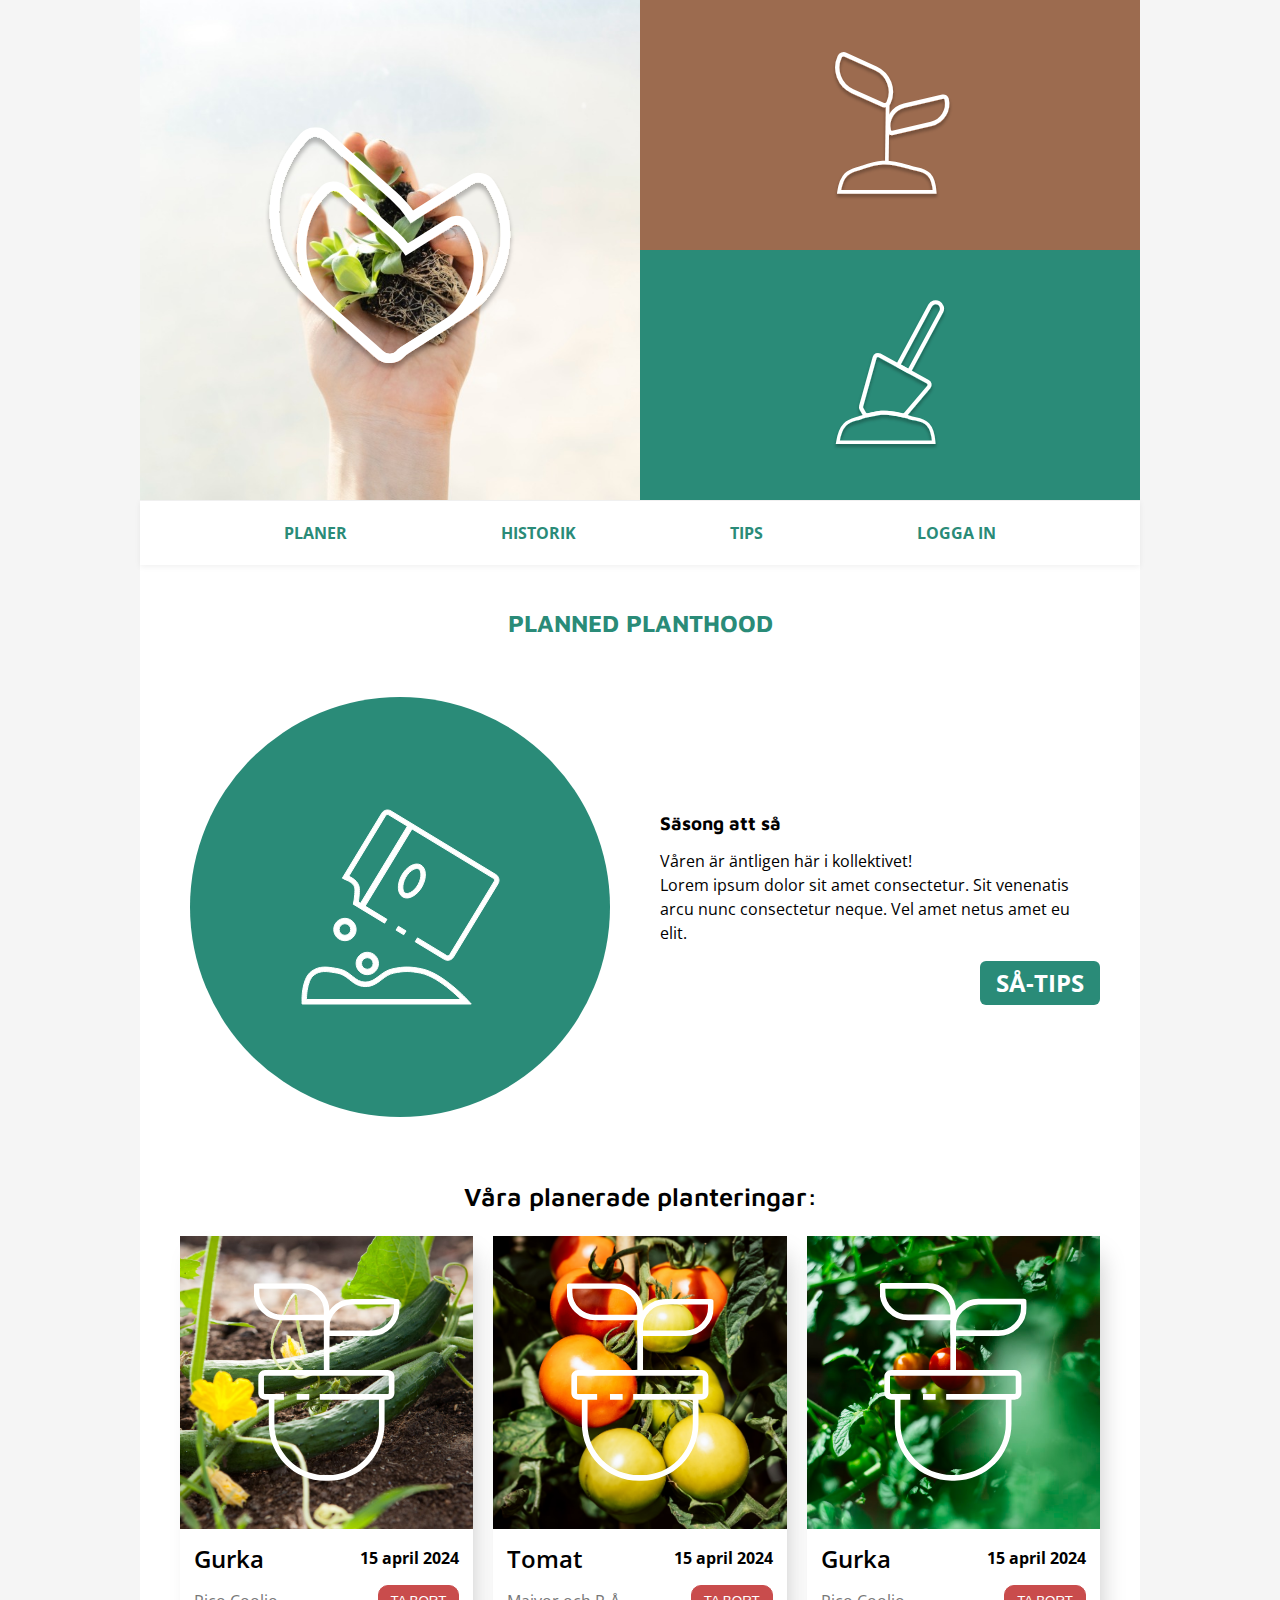
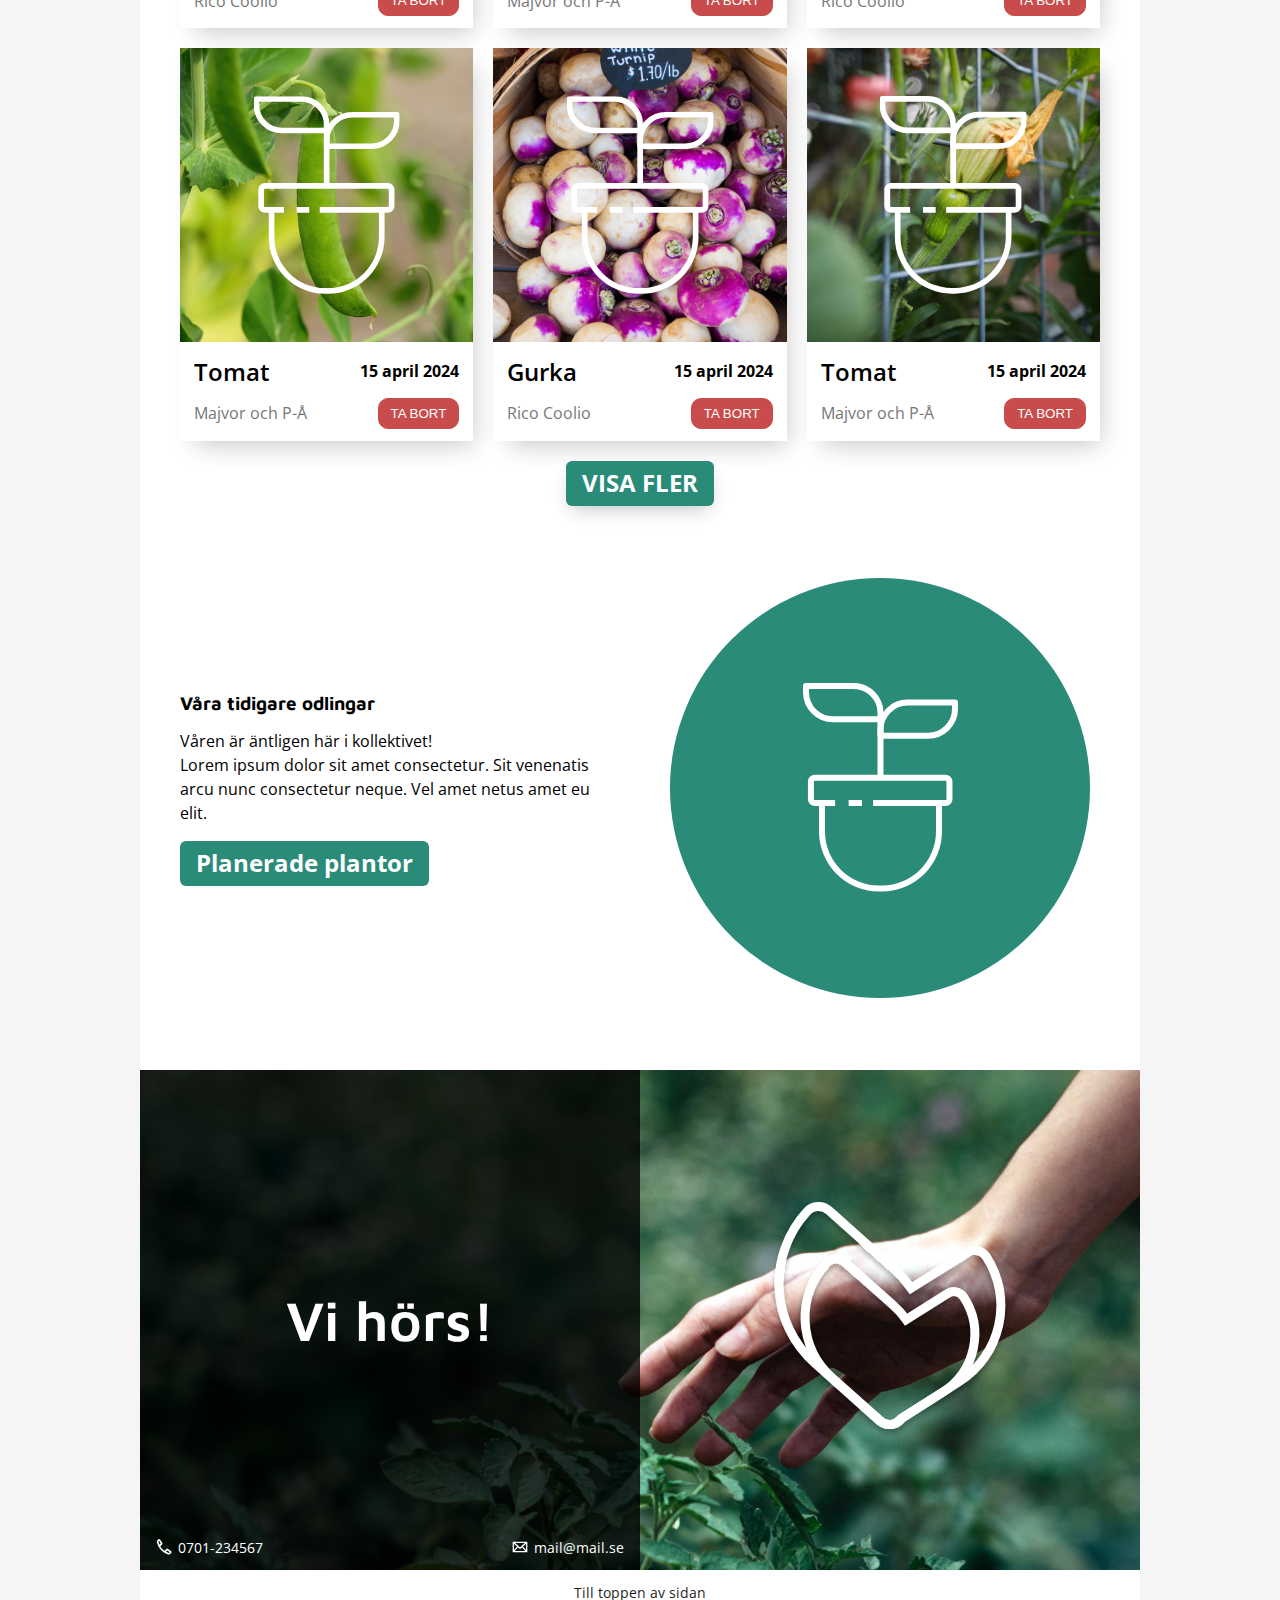
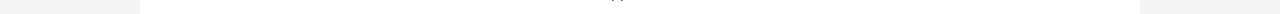
<file: index.html>
<!DOCTYPE html>
<html lang="sv">
  <head>
    <meta charset="UTF-8" />
    <meta name="viewport" content="width=device-width, initial-scale=1.0" />
    <title>PLANNED PLANTHOOD</title>
    <link rel="stylesheet" href="https://fonts.googleapis.com/css2?family=Maven+Pro:wght@400;600&family=Open+Sans:wght@400;600&display=swap" />
    <link rel="stylesheet" href="css/reset.css" />
    <link rel="stylesheet" href="css/styles.css" />
  </head>
  <body>
    <div class="main-page">
      <header class="header">
        <div class="header__photo">
          <img class="header__img" src="images/hand.jpeg" alt="Hand med växt" />
          <img class="header__logo" src="icons/logo.svg" alt="Planned Planthood logotyp" />
          <button class="header__menu-btn" type="button">
            <img class="header__menu-icon" src="icons/burger.svg" alt="Menyikon" />
          </button>
        </div>

        <div class="header__grid">
          <button class="header-card header-card--brown" type="button">
            <img class="header-card__icon" src="icons/seedling.svg" alt="Ikon frö" />
          </button>
          <button class="header-card header-card--green" type="button">
            <img class="header-card__icon" src="icons/dig.svg" alt="Ikon spade" />
          </button>
        </div>
      </header>

      <nav class="nav">
        <a href="#" class="nav__link">PLANER</a>
        <a href="#" class="nav__link">HISTORIK</a>
        <a href="#" class="nav__link">TIPS</a>
        <a href="#" class="nav__link">LOGGA IN</a>
      </nav>

      <main class="main">
        <section class="planned">
          <h2 class="planned__title">PLANNED PLANTHOOD</h2>
          <div class="planned__hero">
            <div class="planned__content">
              <h3 class="planned__subtitle">Säsong att så</h3>
              <p class="planned__text">Våren är äntligen här i kollektivet!</p>
              <p class="planned__text">Lorem ipsum dolor sit amet consectetur. Sit venenatis arcu nunc consectetur neque. Vel amet netus amet eu elit.</p>
              <div class="planned__cta">
                <button class="btn btn--primary" type="button">SÅ-TIPS</button>
              </div>
            </div>

            <div class="planned__media">
              <div class="planned__circle">
                <img class="planned__icon" src="icons/vectorseedpackage.svg" alt="Ikon fröpaket" />
              </div>
              <div class="planned__line"></div>
            </div>
          </div>

          <h3 class="planned-grid__title">Våra planerade planteringar:</h3>
          <div class="planned-grid">
            <div class="plant-card">
              <div class="plant-card__media">
                <img class="plant-card__img" src="images/gurka.avif" alt="Bild på gurka" />
                <img class="plant-card__icon" src="icons/plant.svg" alt="Ikon växt" />
              </div>
              <div class="plant-card__body">
                <span class="plant-card__name">Gurka</span>
                <span class="plant-card__date">15 april 2024</span>
                <span class="plant-card__meta">Rico Coolio</span>
                <button class="plant-card__action" type="button">
                  <span class="plant-card__action-label">TA BORT</span>
                </button>
              </div>
            </div>

            <div class="plant-card">
              <div class="plant-card__media">
                <img class="plant-card__img" src="images/tomater.avif" alt="Bild på tomater" />
                <img class="plant-card__icon" src="icons/plant.svg" alt="Ikon växt" />
              </div>
              <div class="plant-card__body">
                <span class="plant-card__name">Tomat</span>
                <span class="plant-card__date">15 april 2024</span>
                <span class="plant-card__meta">Majvor och P-Å</span>
                <button class="plant-card__action" type="button">
                  <span class="plant-card__action-label">TA BORT</span>
                </button>
              </div>
            </div>

            <div class="plant-card">
              <div class="plant-card__media">
                <img class="plant-card__img" src="images/tomat.avif" alt="Bild på tomat" />
                <img class="plant-card__icon" src="icons/plant.svg" alt="Ikon växt" />
              </div>
              <div class="plant-card__body">
                <span class="plant-card__name">Gurka</span>
                <span class="plant-card__date">15 april 2024</span>
                <span class="plant-card__meta">Rico Coolio</span>
                <button class="plant-card__action" type="button">
                  <span class="plant-card__action-label">TA BORT</span>
                </button>
              </div>
            </div>

            <div class="plant-card">
              <div class="plant-card__media">
                <img class="plant-card__img" src="images/ärta.avif" alt="Bild på ärta" />
                <img class="plant-card__icon" src="icons/plant.svg" alt="Ikon växt" />
              </div>
              <div class="plant-card__body">
                <span class="plant-card__name">Tomat</span>
                <span class="plant-card__date">15 april 2024</span>
                <span class="plant-card__meta">Majvor och P-Å</span>
                <button class="plant-card__action" type="button">
                  <span class="plant-card__action-label">TA BORT</span>
                </button>
              </div>
            </div>

            <div class="plant-card">
              <div class="plant-card__media">
                <img class="plant-card__img" src="images/lilagrönsak.avif" alt="Bild på grönsak" />
                <img class="plant-card__icon" src="icons/plant.svg" alt="Ikon växt" />
              </div>
              <div class="plant-card__body">
                <span class="plant-card__name">Gurka</span>
                <span class="plant-card__date">15 april 2024</span>
                <span class="plant-card__meta">Rico Coolio</span>
                <button class="plant-card__action" type="button">
                  <span class="plant-card__action-label">TA BORT</span>
                </button>
              </div>
            </div>

            <div class="plant-card">
              <div class="plant-card__media">
                <img class="plant-card__img" src="images/cloesupväxt.avif" alt="Bild på växt" />
                <img class="plant-card__icon" src="icons/plant.svg" alt="Ikon växt" />
              </div>
              <div class="plant-card__body">
                <span class="plant-card__name">Tomat</span>
                <span class="plant-card__date">15 april 2024</span>
                <span class="plant-card__meta">Majvor och P-Å</span>
                <button class="plant-card__action" type="button">
                  <span class="plant-card__action-label">TA BORT</span>
                </button>
              </div>
            </div>
          </div>

          <div class="planned-grid__more">
            <button class="btn btn--primary btn--shadow" type="button">VISA FLER</button>
          </div>
        </section>

        <section class="past-crops">
          <div class="planned__media">
            <div class="planned__circle">
              <img class="planned__icon" src="icons/plant.svg" alt="Ikon växt" />
            </div>
          </div>
          <div class="planned__content">
            <h3 class="planned__subtitle">Våra tidigare odlingar</h3>
            <p class="planned__text">Våren är äntligen här i kollektivet!</p>
            <p class="planned__text">Lorem ipsum dolor sit amet consectetur. Sit venenatis arcu nunc consectetur neque. Vel amet netus amet eu elit.</p>
            <div class="planned__cta past-crops__cta--left">
              <button class="btn btn--primary" type="button">Planerade plantor</button>
            </div>
          </div>
        </section>
      </main>

      <footer class="footer">
        <div class="footer__photo">
          <img class="footer__img" src="images/handsidan.avif" alt="Hand with plant" />

          <div class="footer__overlay">
            <div class="footer__pane footer__pane--logo">
              <img class="footer__logo" src="icons/logo.svg" alt="Planned Planthood logotyp" />
            </div>
            <div class="footer__pane footer__pane--contacts">
              <h2 class="footer__title">Vi hörs!</h2>
              <div class="footer__bottom">
                <a href="tel:0701234567" class="footer__link">
                  <img class="footer__icon" src="icons/telephone.svg" alt="Telefon ikon" />
                  0701-234567
                </a>
                <a href="mailto:mail@mail.se" class="footer__link">
                  <img class="footer__icon" src="icons/envelope.svg" alt="E-post ikon" />
                  mail@mail.se
                </a>
              </div>
            </div>
          </div>
        </div>
        <div class="footer__backtop">
          <a class="footer__backtop-link" href="#">Till toppen av sidan</a>
        </div>
      </footer>
    </div>
  </body>
</html>
</file>
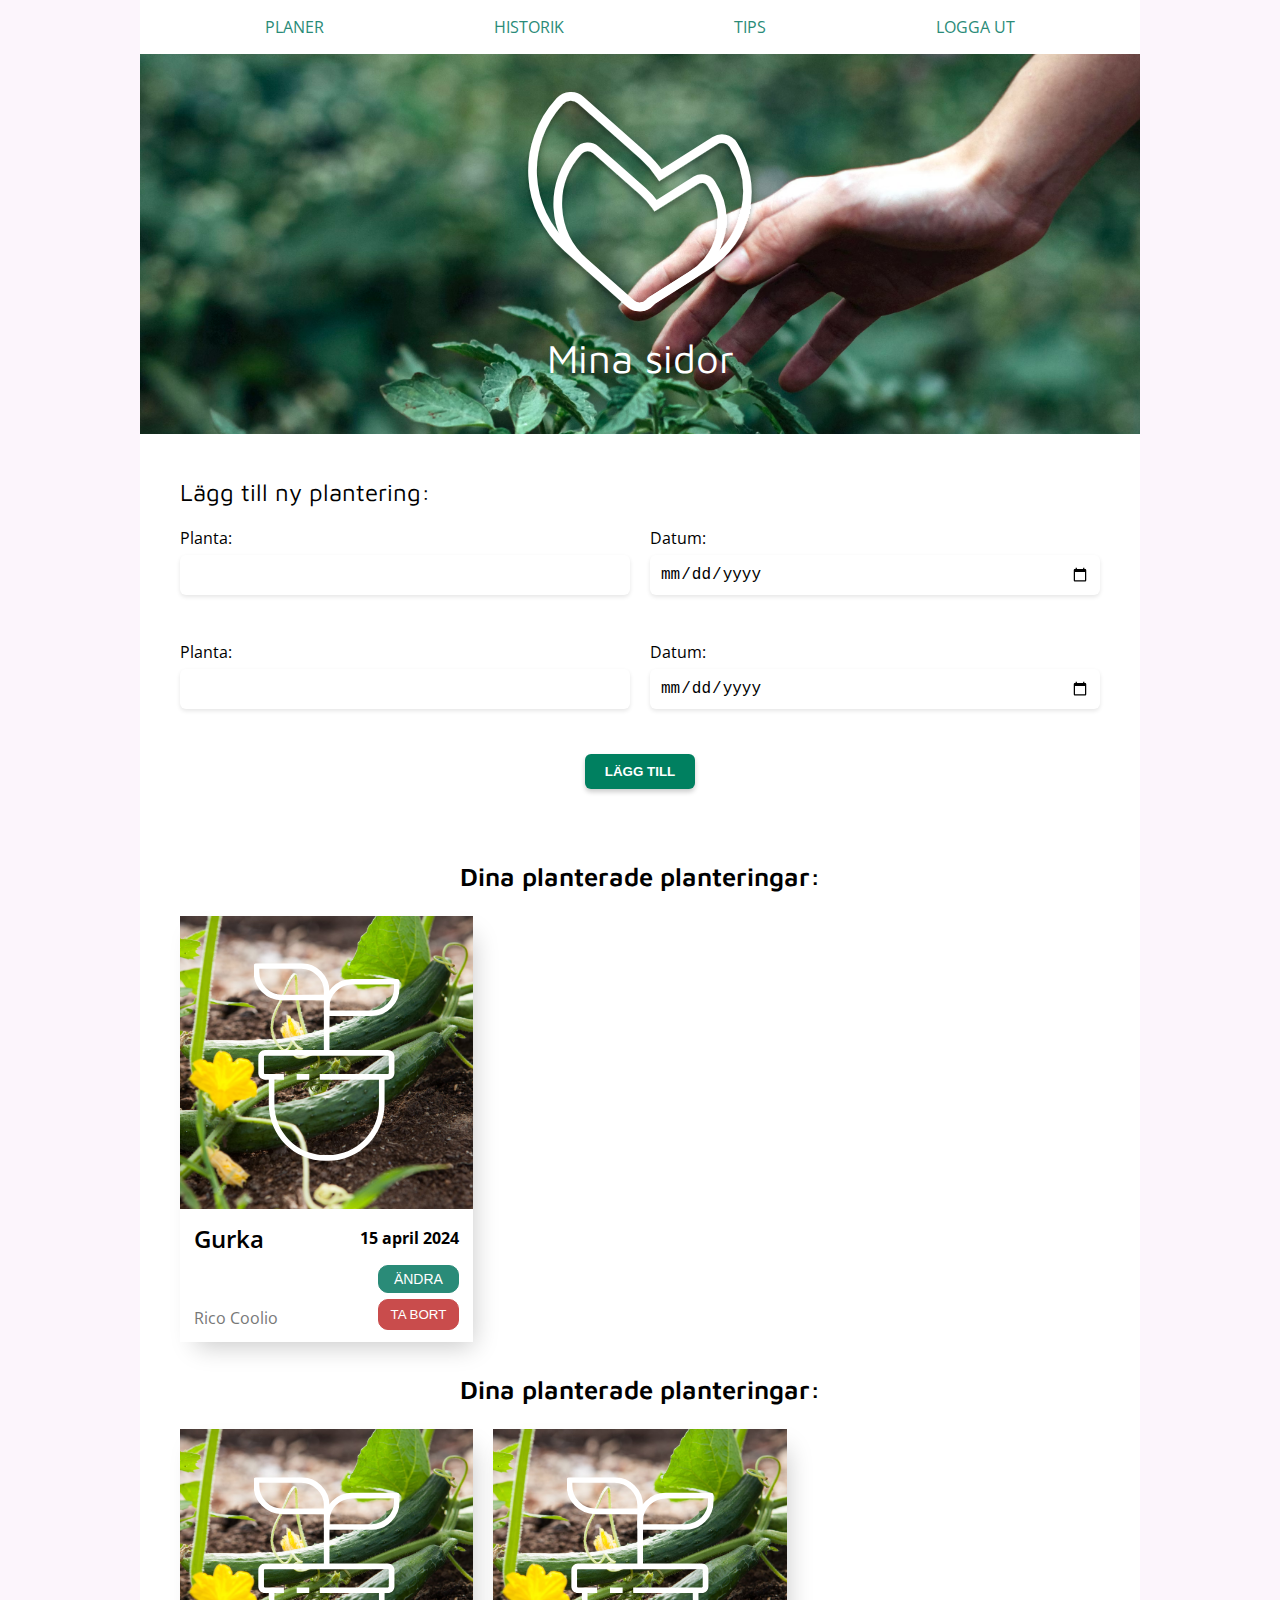
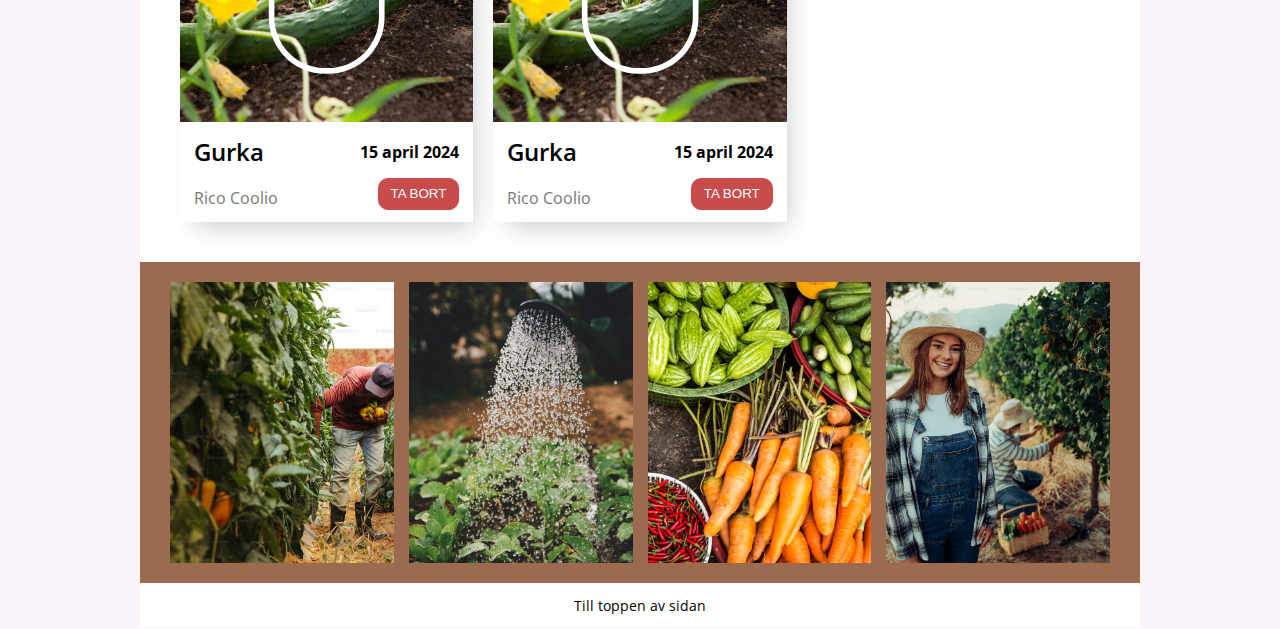
<file: mina_sidor.html>
<!DOCTYPE html>
<html lang="sv">
  <head>
    <meta charset="UTF-8" />
    <meta name="viewport" content="width=device-width, initial-scale=1.0" />
    <title>Mina sidor</title>
    <link rel="stylesheet" href="https://fonts.googleapis.com/css2?family=Maven+Pro:wght@400;600&family=Open+Sans:wght@400;600&display=swap" />
    <link rel="stylesheet" href="css/reset.css" />
    <link rel="stylesheet" href="css/styles_mina_sidor.css" />
  </head>
  <body>
    <!-- Wrapper för hela sidan -->
    <div class="main-page">
      <!-- Nav -->
      <nav class="nav">
        <ul class="nav__list">
          <li class="nav__item"><a class="nav__link" href="#">PLANER</a></li>
          <li class="nav__item"><a class="nav__link" href="#">HISTORIK</a></li>
          <li class="nav__item"><a class="nav__link" href="#">TIPS</a></li>
          <li class="nav__item"><a class="nav__link" href="#">LOGGA UT</a></li>
        </ul>
      </nav>

      <!-- Header med bakgrundsbild och ikon och text -->
      <header class="header">
        <img class="header__img" src="images/handsidan.avif" alt="Hand som håller jord med planta" />
        <img class="header__logo" src="icons/logo.svg" alt="Planned Planthood logotyp" />
        <span class="header__text">Mina sidor</span>

        <!-- Hamburgarmeny för mobil -->
        <button class="header__menu-btn" aria-label="Open menu">
          <img class="header__menu-icon" src="icons/burger.svg" alt="Menyikon" aria-hidden="true" />
        </button>
      </header>

      <main class="main">
        <!-- Formulär för att lägga till ny plantering -->
        <section class="form">
          <h2 class="form__title">Lägg till ny plantering:</h2>
          <form class="form__body">
            <section class="form__row">
              <label>
                Planta:
                <input type="text" name="planta1" />
              </label>

              <label>
                Datum:
                <input type="date" name="datum1" />
              </label>
            </section>

            <section class="form__row">
              <label>
                Planta:
                <input type="text" name="planta2" />
              </label>

              <label>
                Datum:
                <input type="date" name="datum2" />
              </label>
            </section>

            <!-- Knapp för  "lägga till"" plantering -->

            <button class="form__submit" type="submit">Lägg till</button>
          </form>
        </section>

        <section class="planned-plantings">
          <h3 class="plant-card-grid__title">Dina planterade planteringar:</h3>
          <div class="plant-card-grid">
            <div class="plant-card">
              <div class="plant-card__media">
                <img class="plant-card__img" src="images/gurka.avif" alt="Bild på gurka" />
                <img class="plant-card__icon" src="icons/plant.svg" alt="Växtikon" />
              </div>
              <div class="plant-card__body">
                <span class="plant-card__name">Gurka</span>
                <span class="plant-card__date">15 april 2024</span>
                <span class="plant-card__meta">Rico Coolio</span>
                <div class="plant-card__actions">
                  <button class="plant-card__action plant-card__action--edit" type="button">
                    <span class="plant-card__action-label">ÄNDRA</span>
                  </button>
                  <button class="plant-card__action" type="button">
                    <span class="plant-card__action-label">TA BORT</span>
                  </button>
                </div>
              </div>
            </div>
          </div>
        </section>

        <section class="planted-plantings">
          <h3 class="plant-card-grid__title">Dina planterade planteringar:</h3>
          <div class="plant-card-grid">
            <div class="plant-card">
              <div class="plant-card__media">
                <img class="plant-card__img" src="images/gurka.avif" alt="Bild på gurka" />
                <img class="plant-card__icon" src="icons/plant.svg" alt="Växtikon" />
              </div>
              <div class="plant-card__body">
                <span class="plant-card__name">Gurka</span>
                <span class="plant-card__date">15 april 2024</span>
                <span class="plant-card__meta">Rico Coolio</span>
                <button class="plant-card__action" type="button">
                  <span class="plant-card__action-label">TA BORT</span>
                </button>
              </div>
            </div>

            <div class="plant-card">
              <div class="plant-card__media">
                <img class="plant-card__img" src="images/gurka.avif" alt="Bild på gurka" />
                <img class="plant-card__icon" src="icons/plant.svg" alt="Växtikon" />
              </div>
              <div class="plant-card__body">
                <span class="plant-card__name">Gurka</span>
                <span class="plant-card__date">15 april 2024</span>
                <span class="plant-card__meta">Rico Coolio</span>
                <button class="plant-card__action" type="button">
                  <span class="plant-card__action-label">TA BORT</span>
                </button>
              </div>
            </div>
          </div>
        </section>
      </main>

      <!-- Sektion med bilder längst ner -->
      <footer>
        <div class="footer__gallery">
          <div class="footer__gallery-item">
            <img class="footer__gallery-img" src="images/plockar.avif" alt="Person som plockar grönsaker" />
          </div>
          <div class="footer__gallery-item">
            <img class="footer__gallery-img" src="images/vattenkanna.avif" alt="Vattnar plantor med vattenkanna" />
          </div>
          <div class="footer__gallery-item">
            <img class="footer__gallery-img" src="images/massagrönsaker.avif" alt="Olika grönsaker på bord" />
          </div>
          <div class="footer__gallery-item">
            <img class="footer__gallery-img" src="images/tjejmedhatt.avif" alt="Tjej med hatt i trädgården" />
          </div>
        </div>

        <!-- Till toppen av sidan -->
        <div class="footer__backtop">
          <a class="footer__backtop-link" href="#">Till toppen av sidan</a>
        </div>
      </footer>
    </div>
  </body>
</html>
</file>
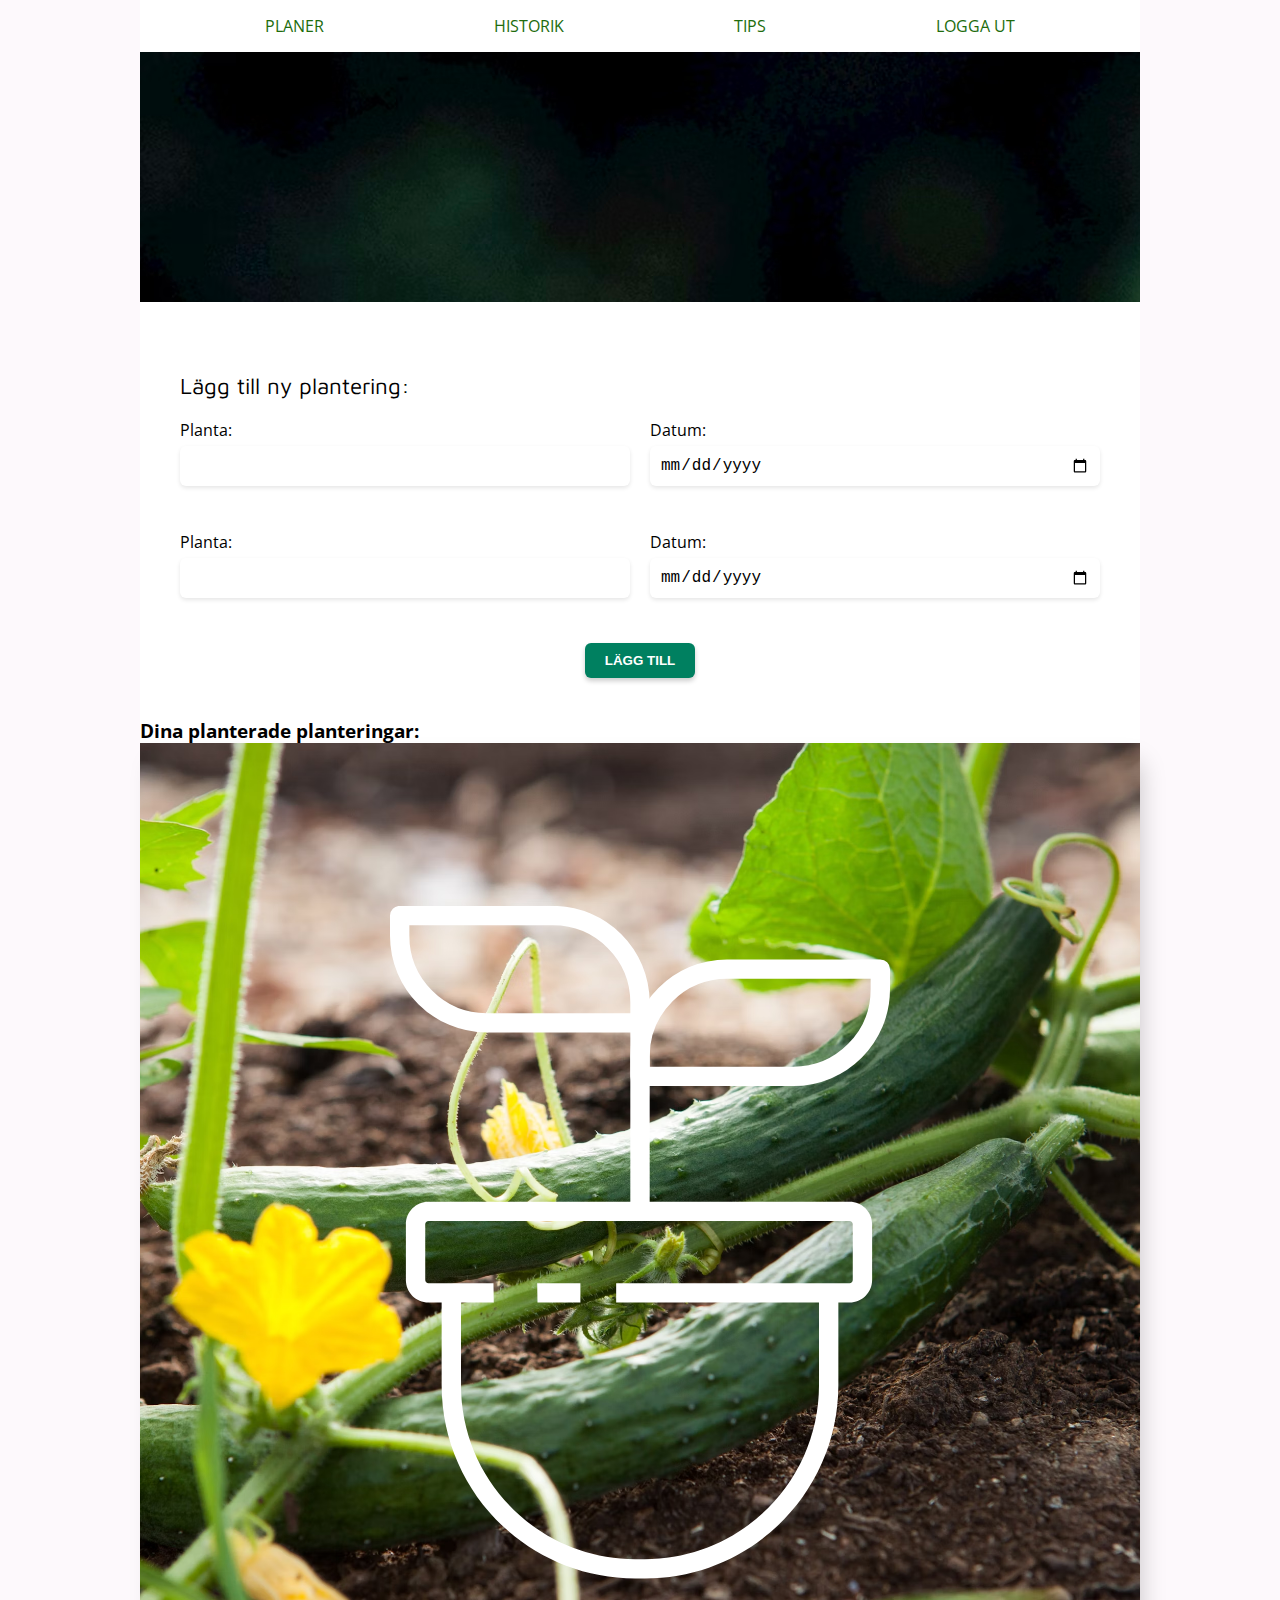
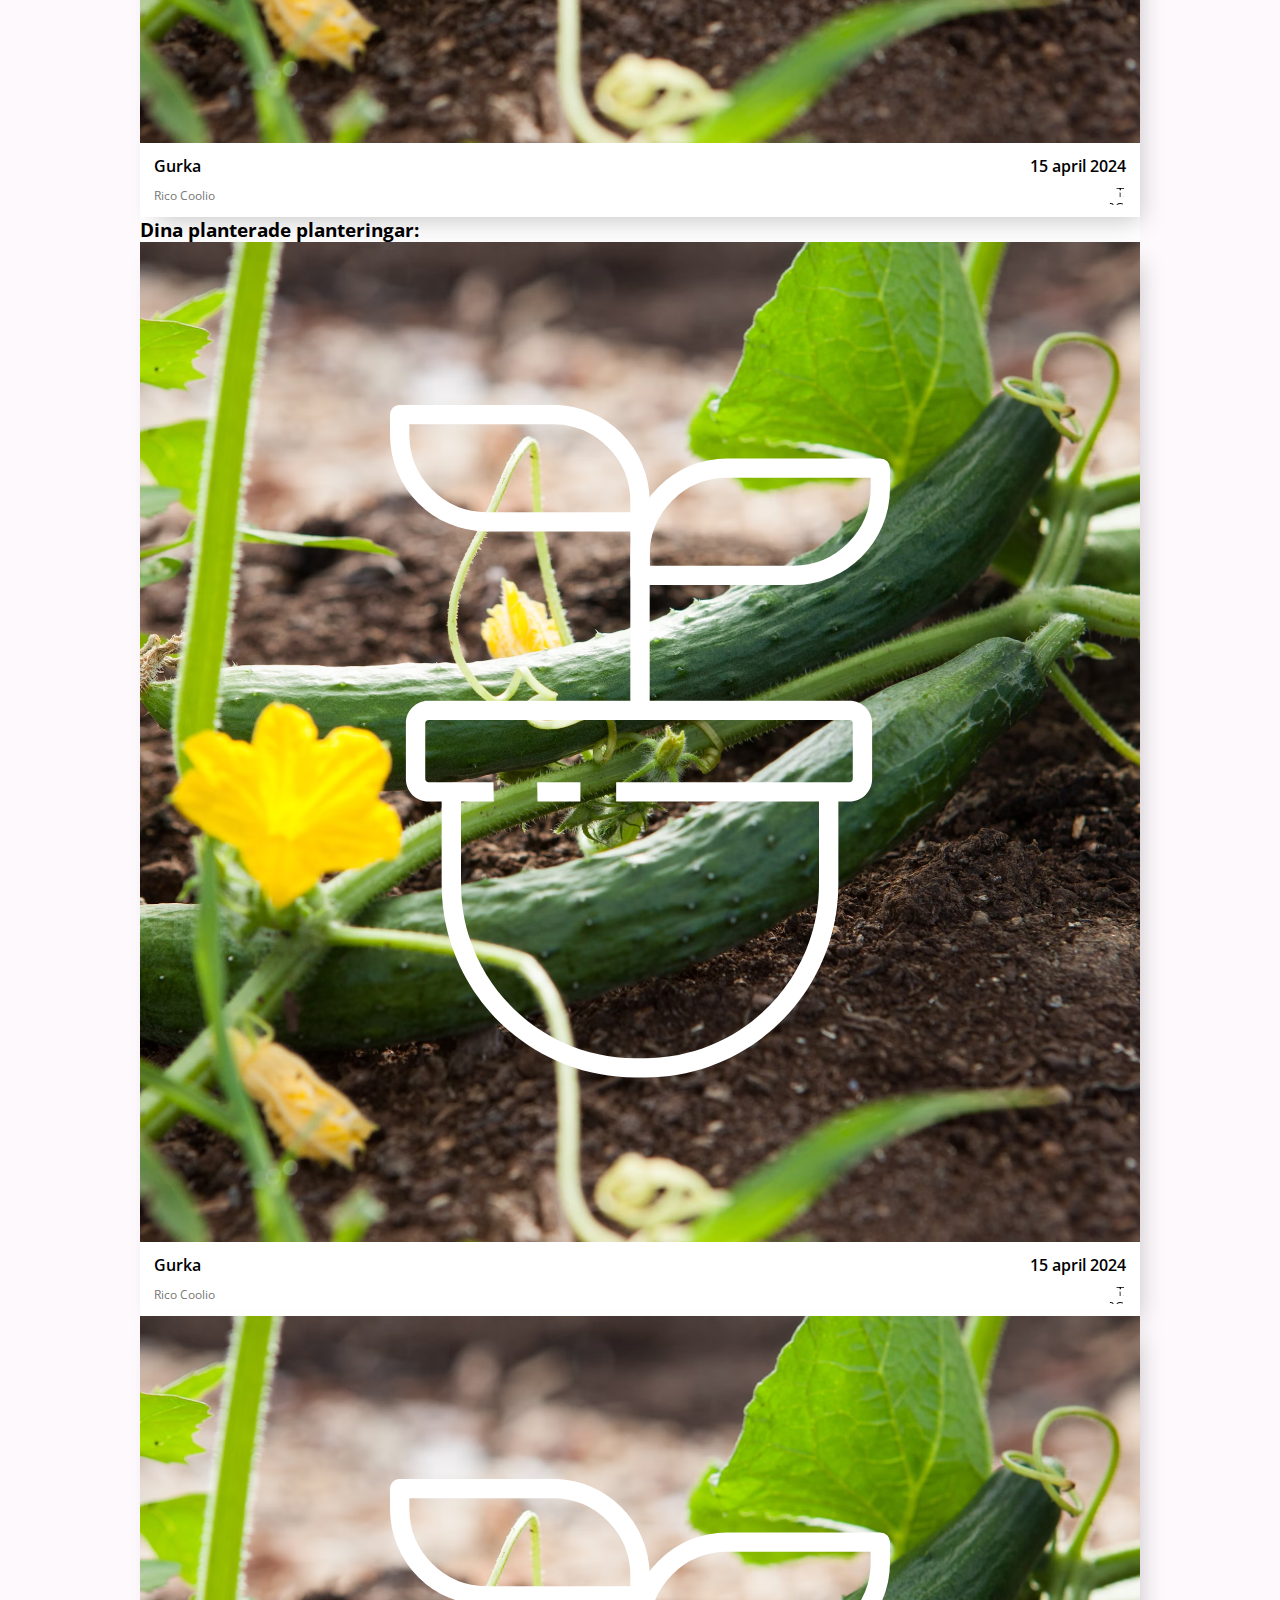
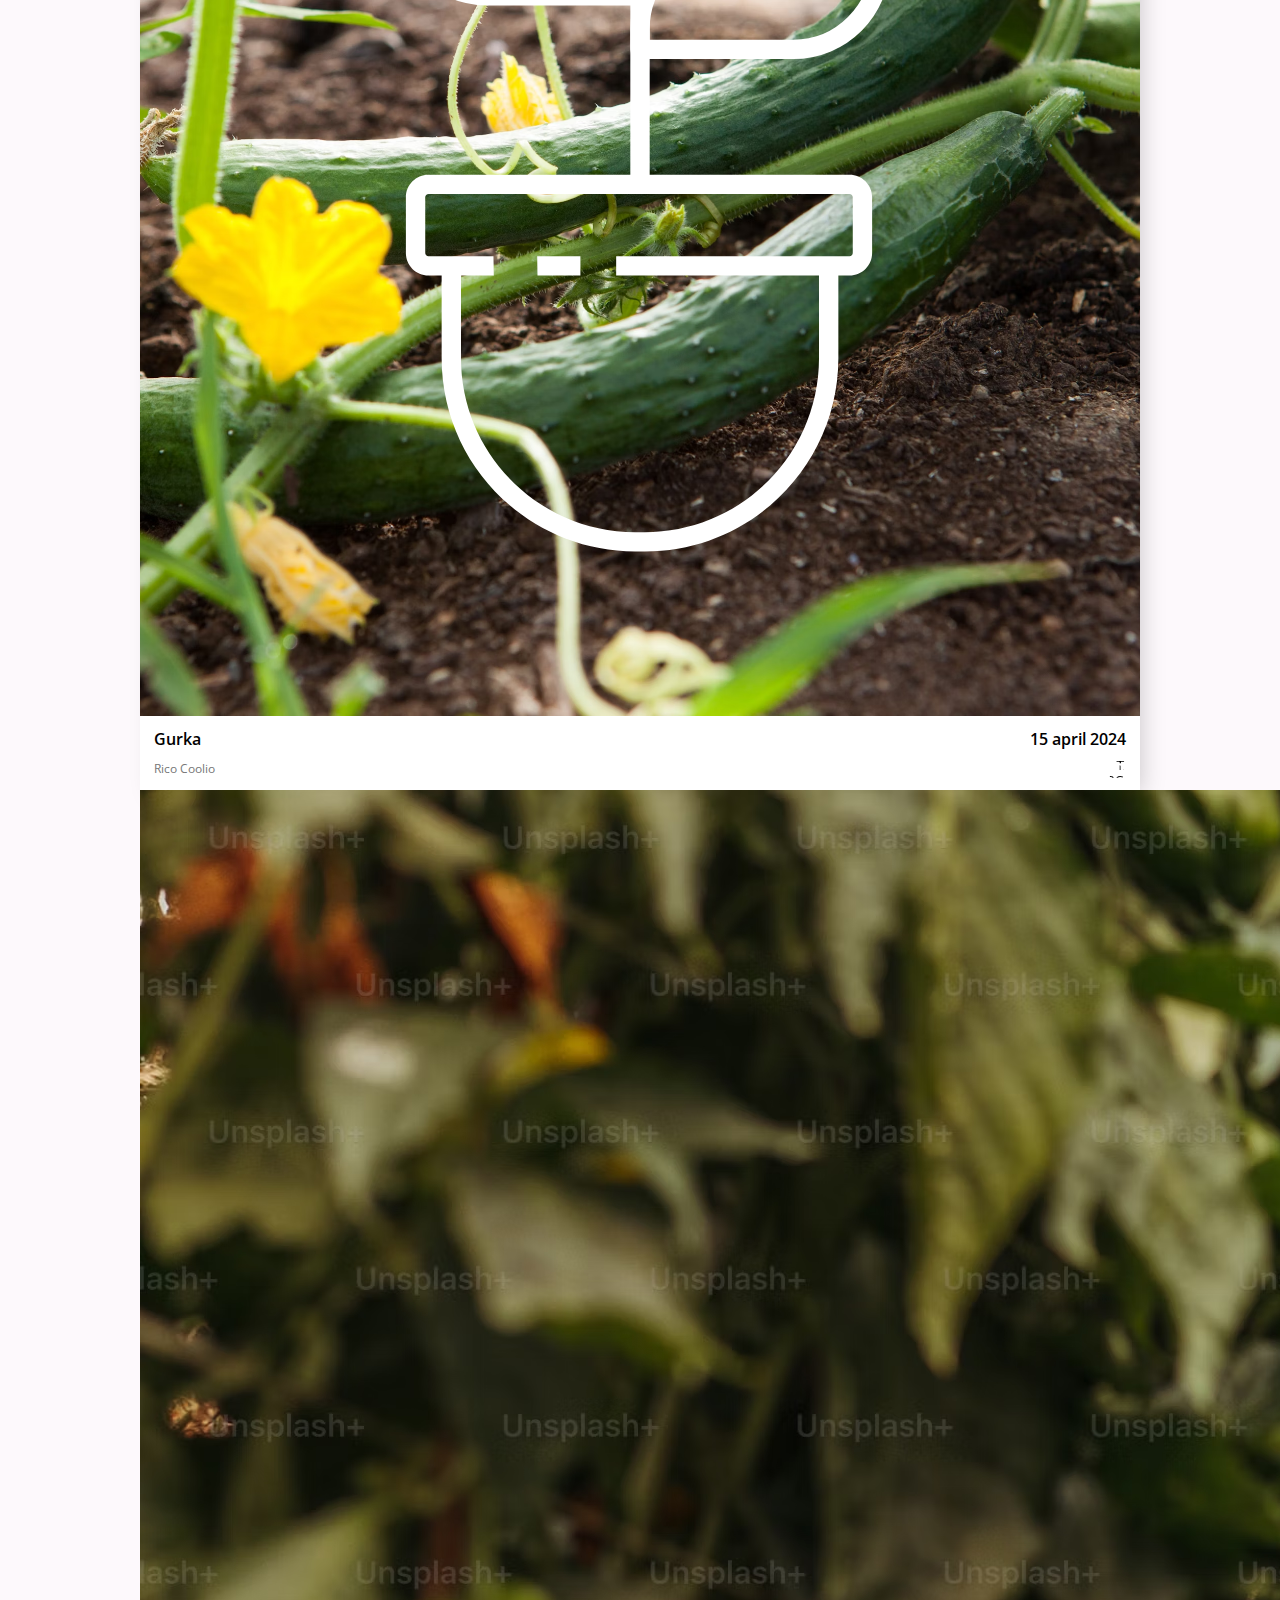
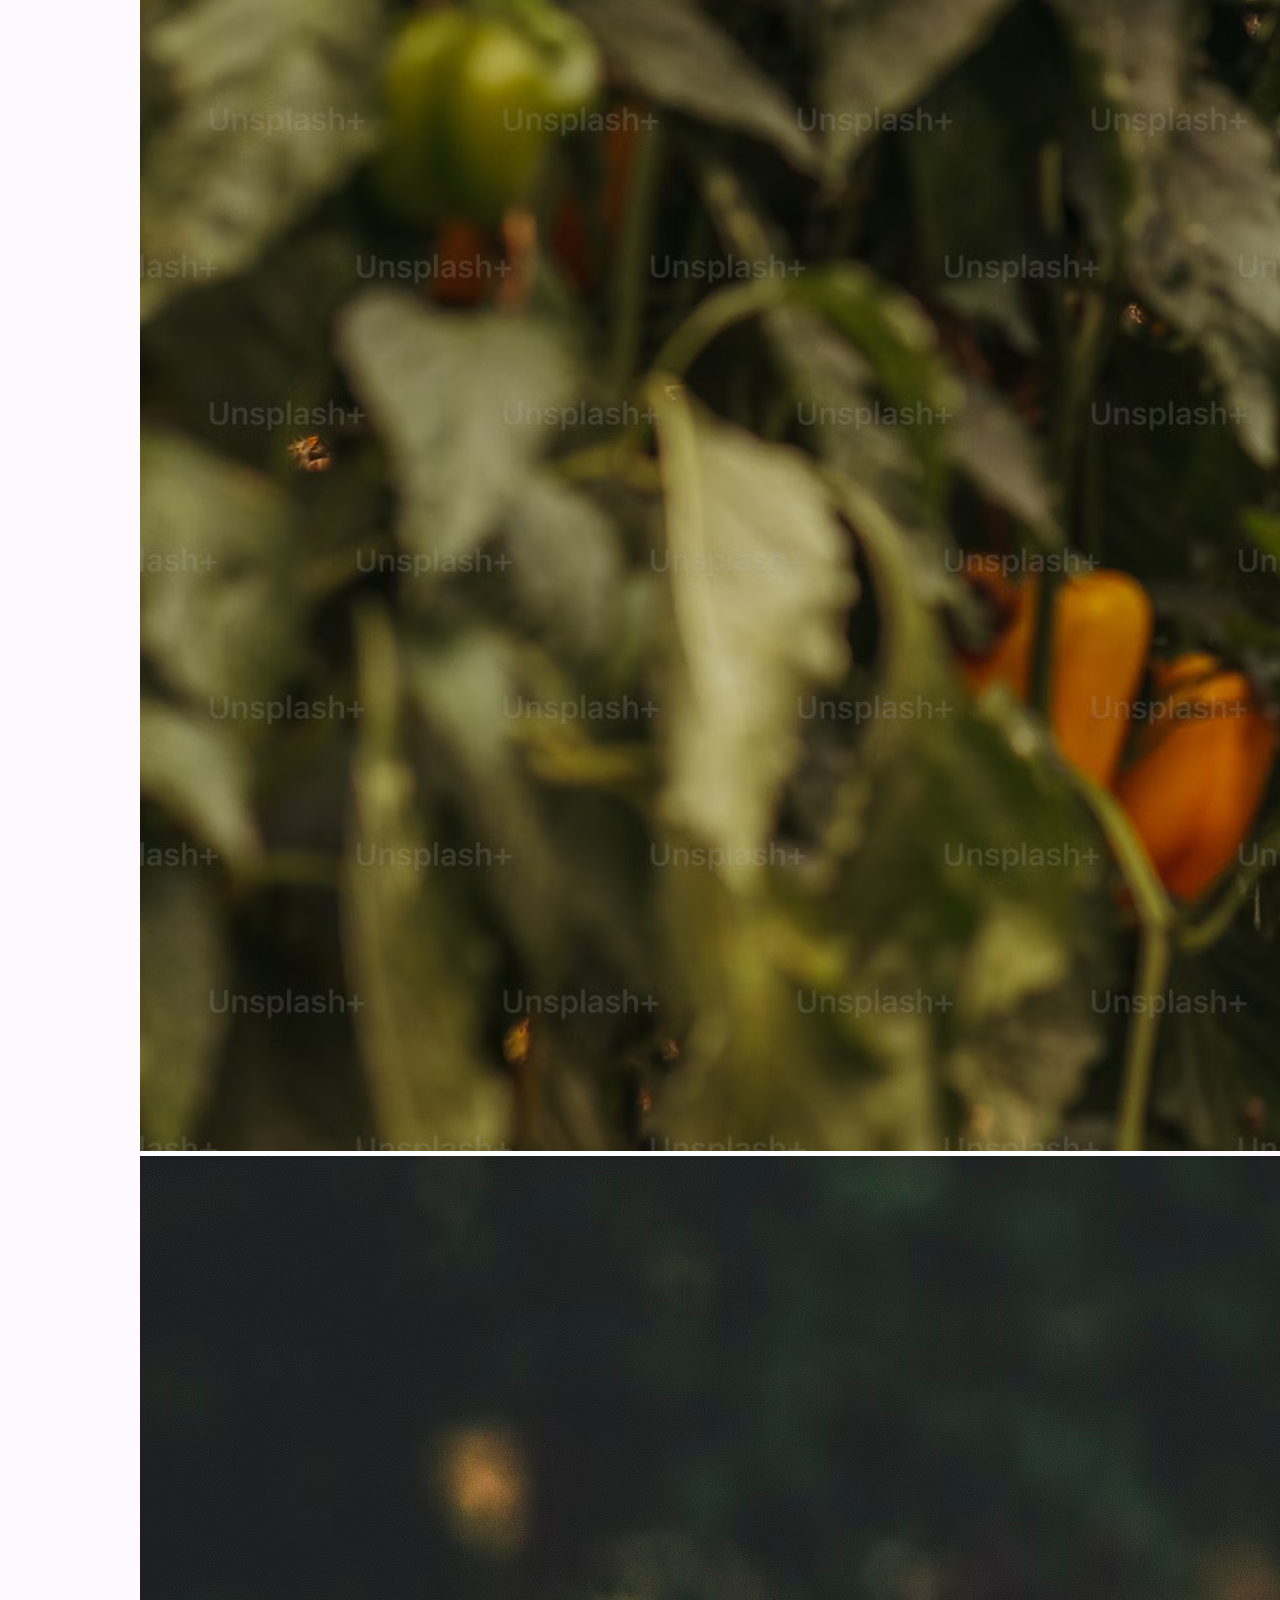
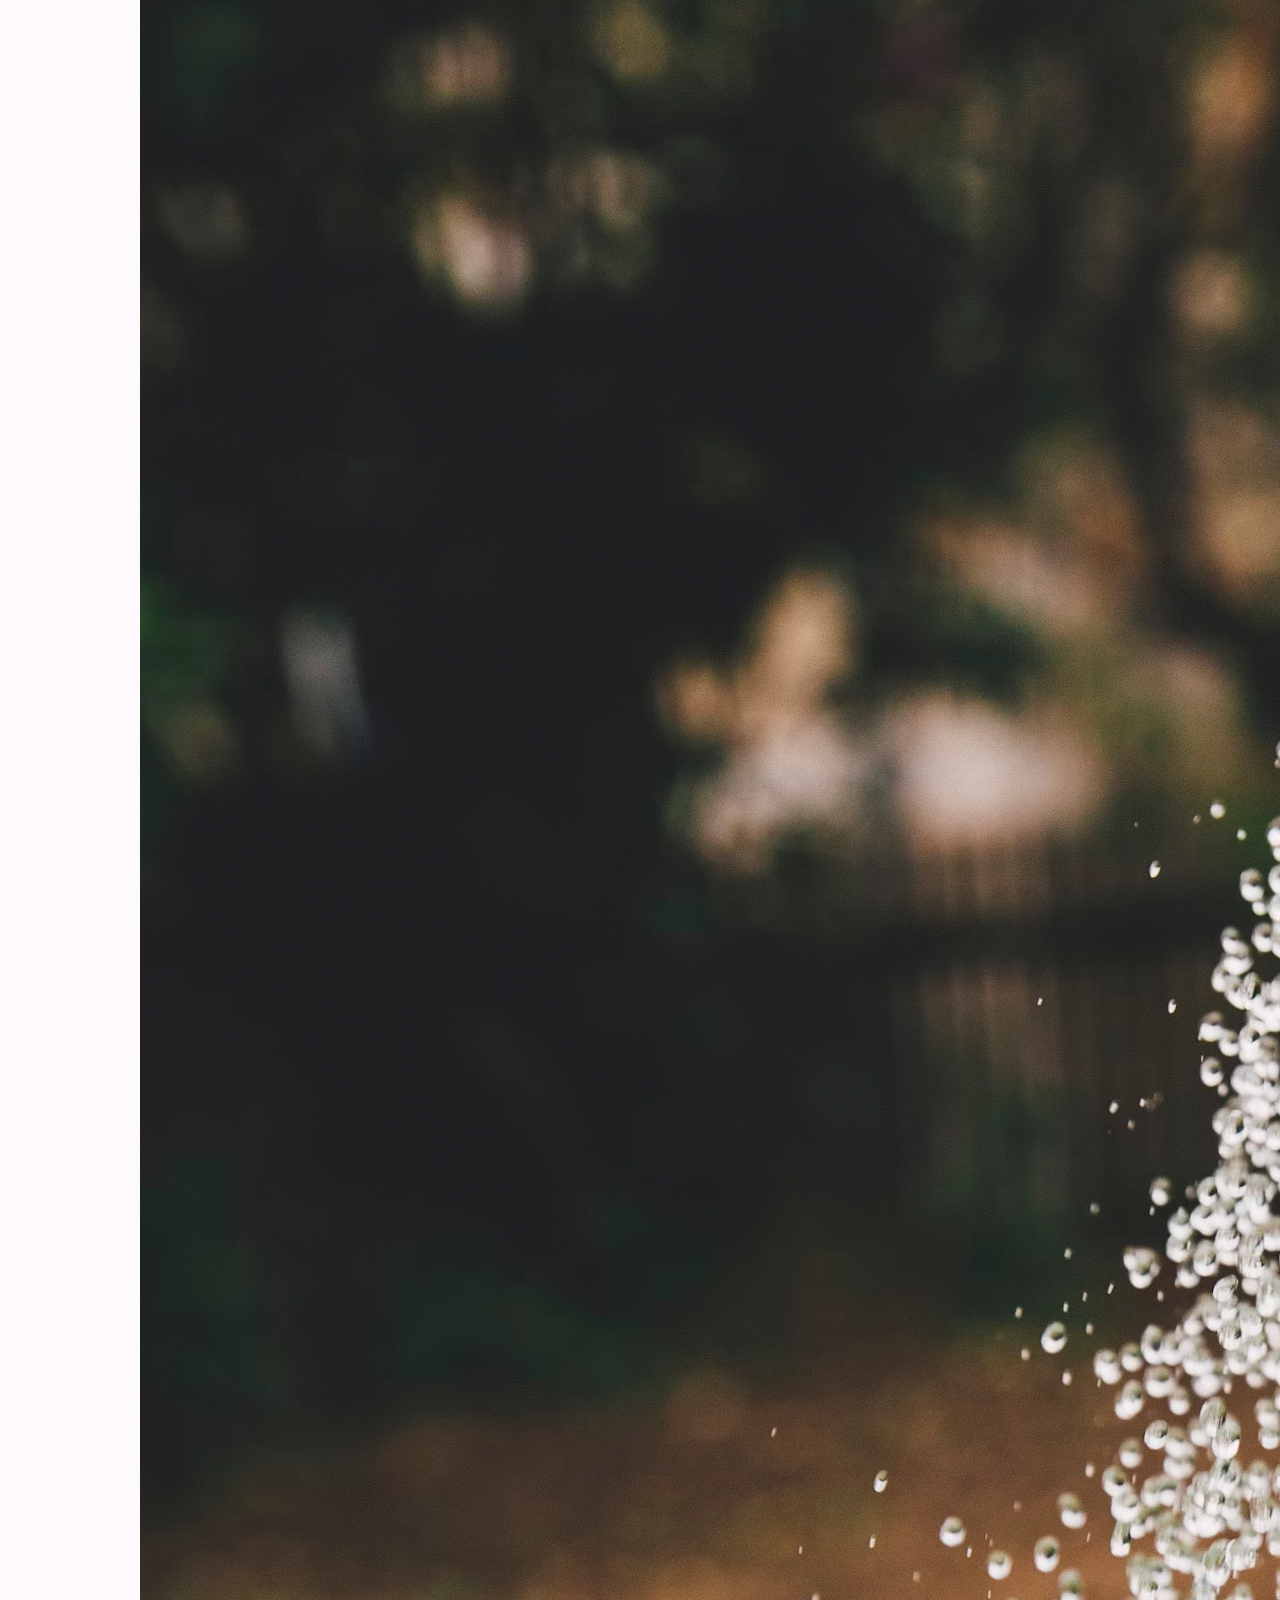
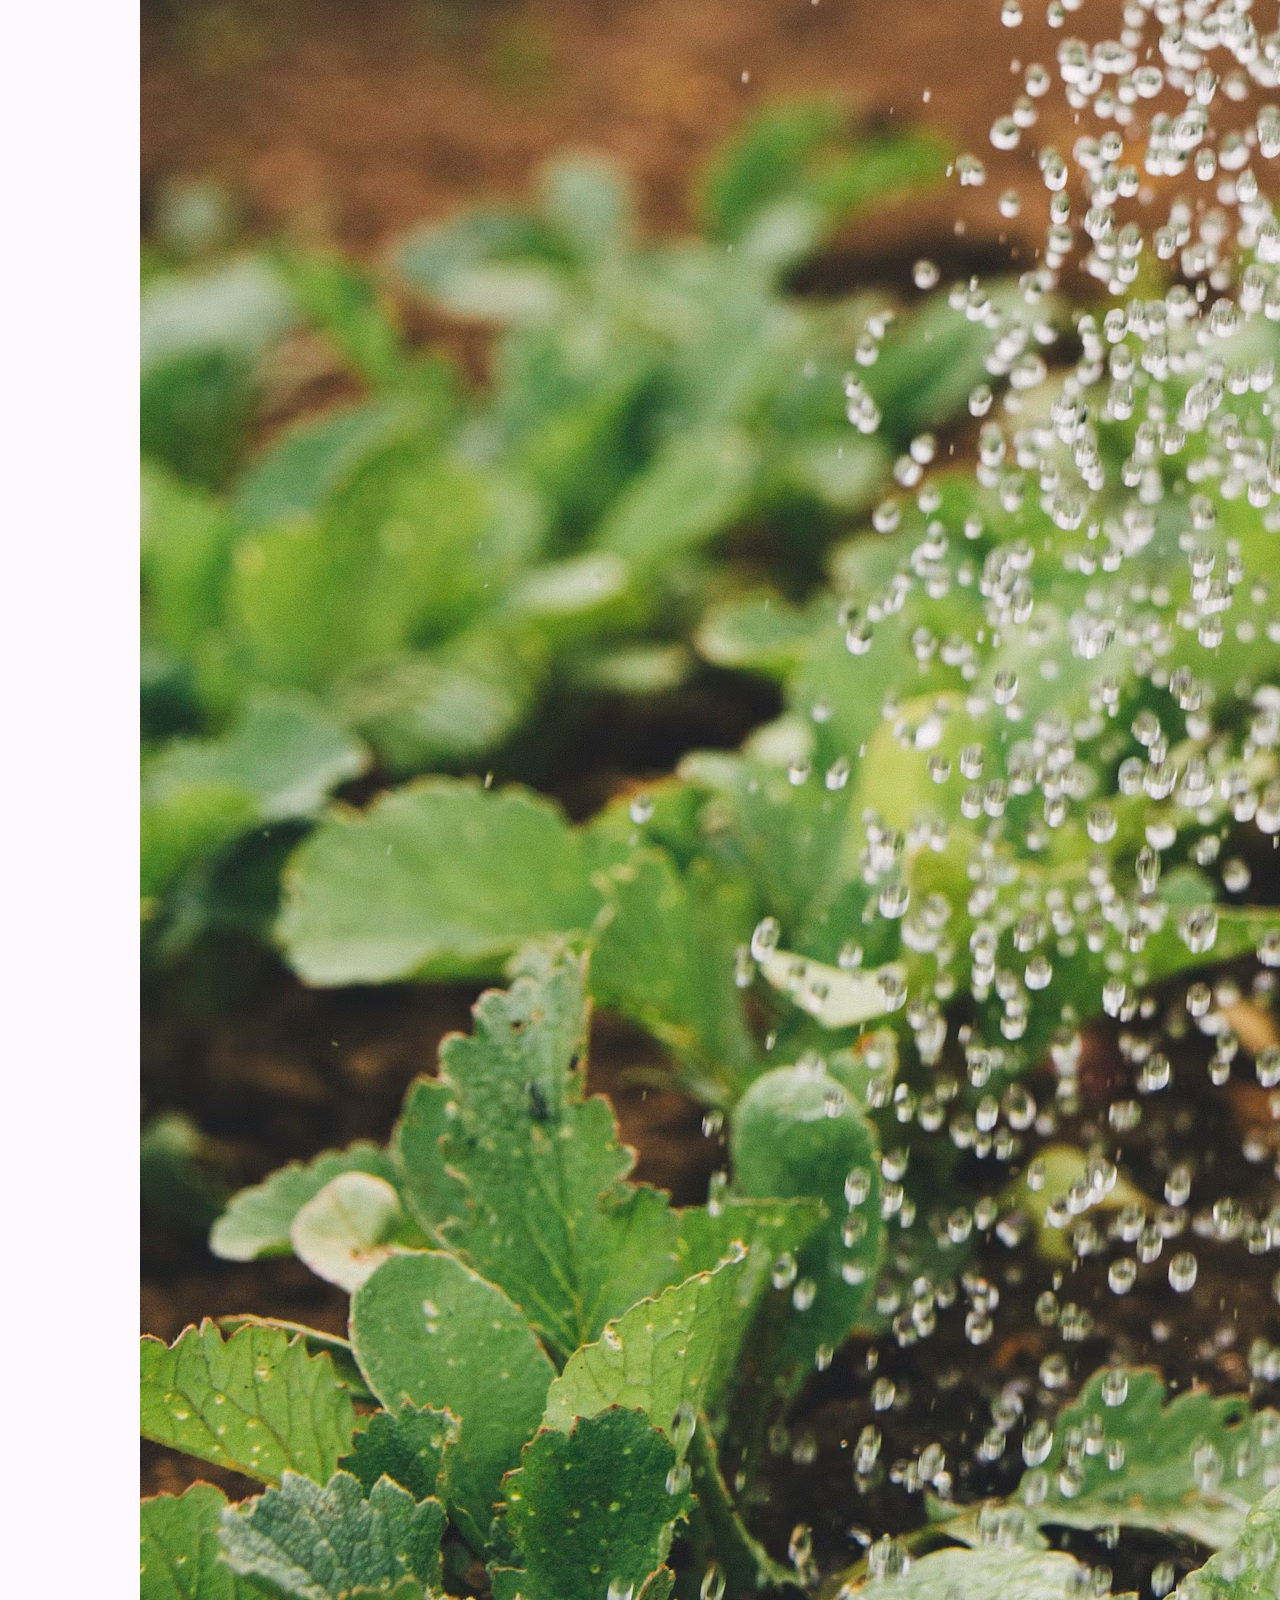
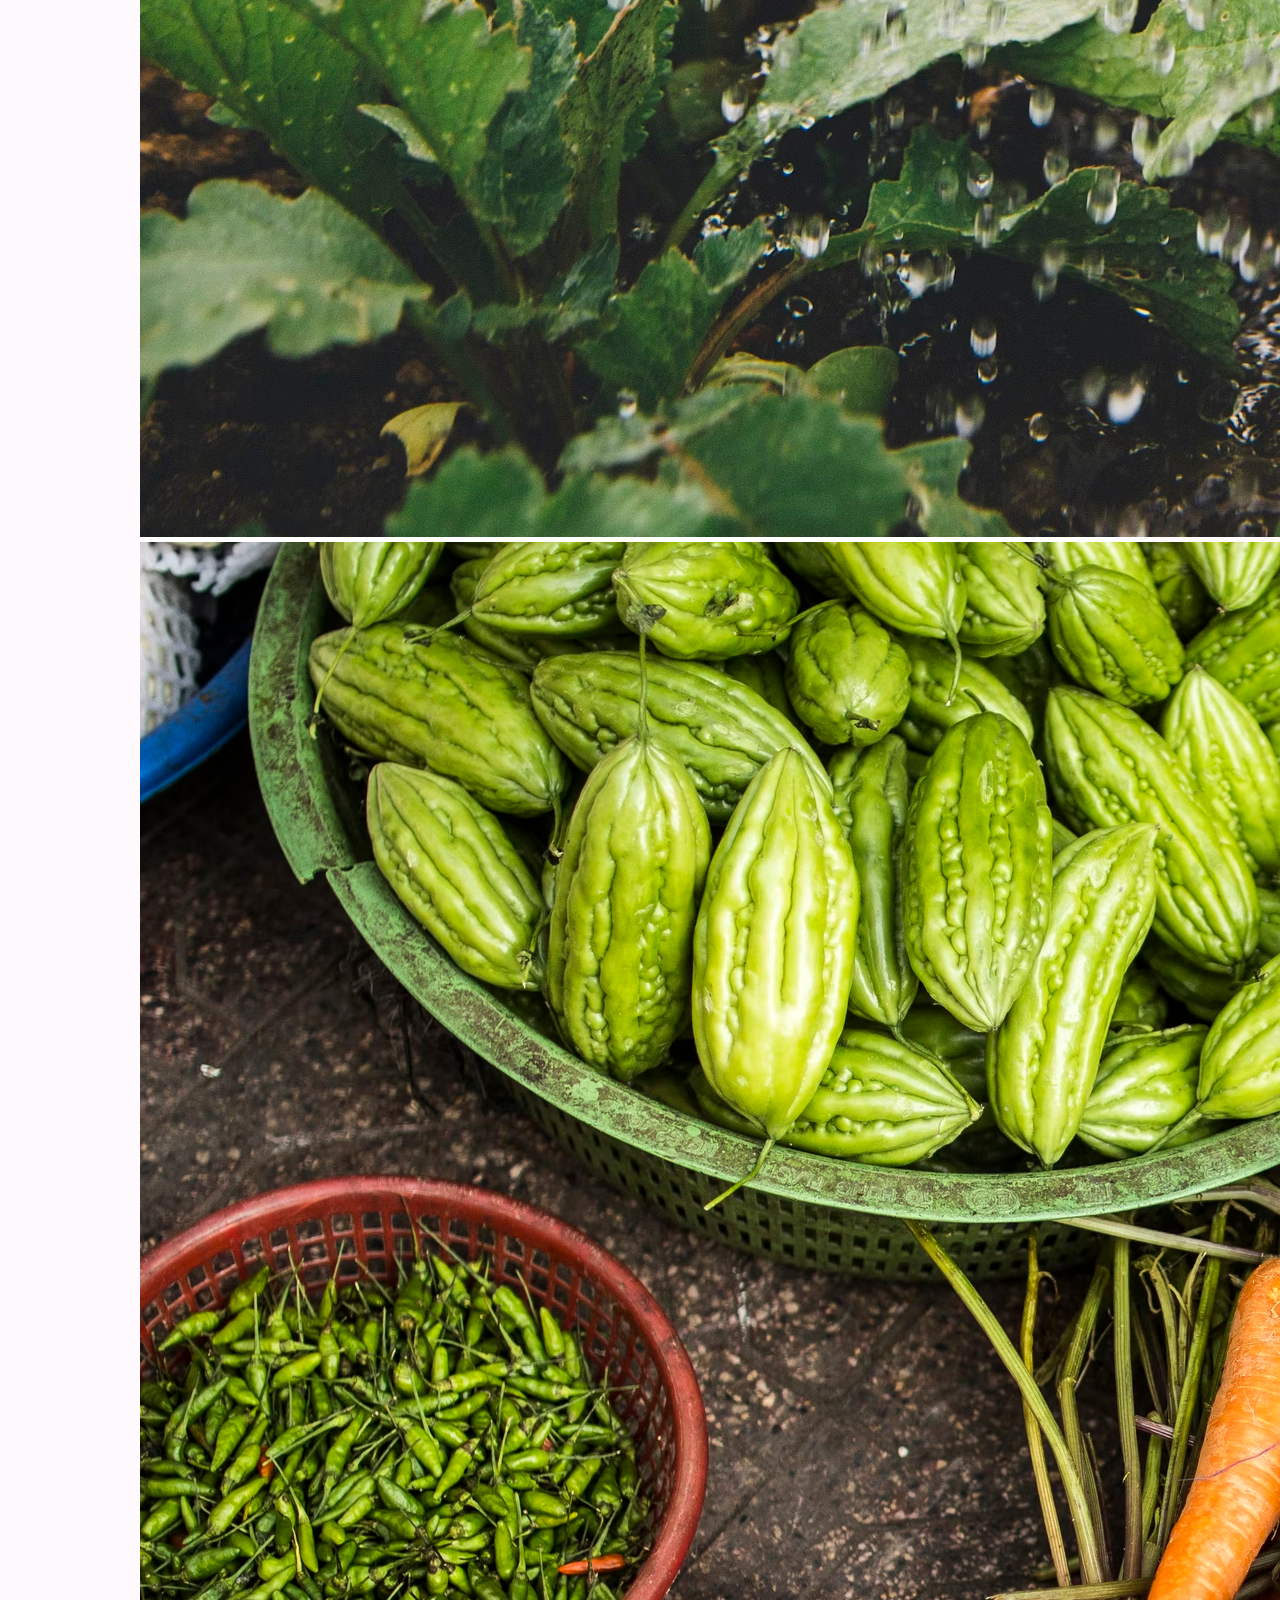
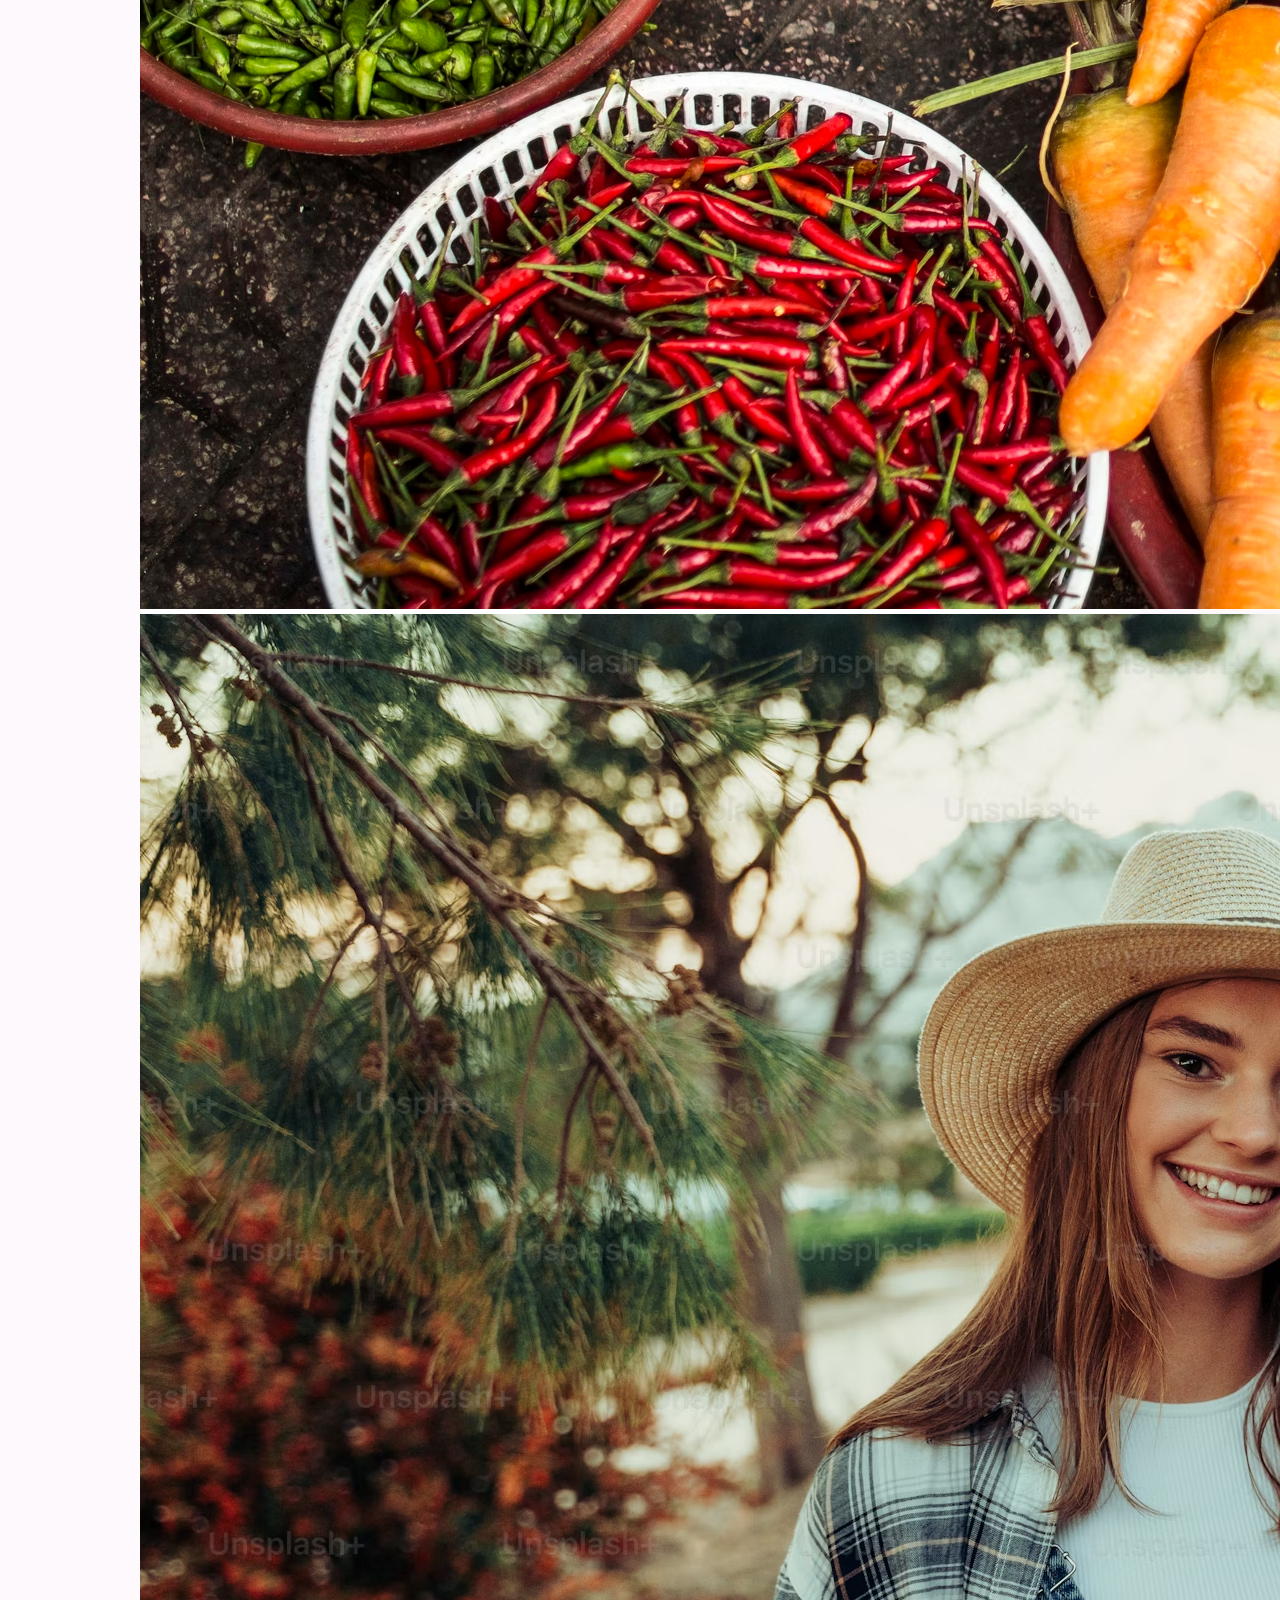
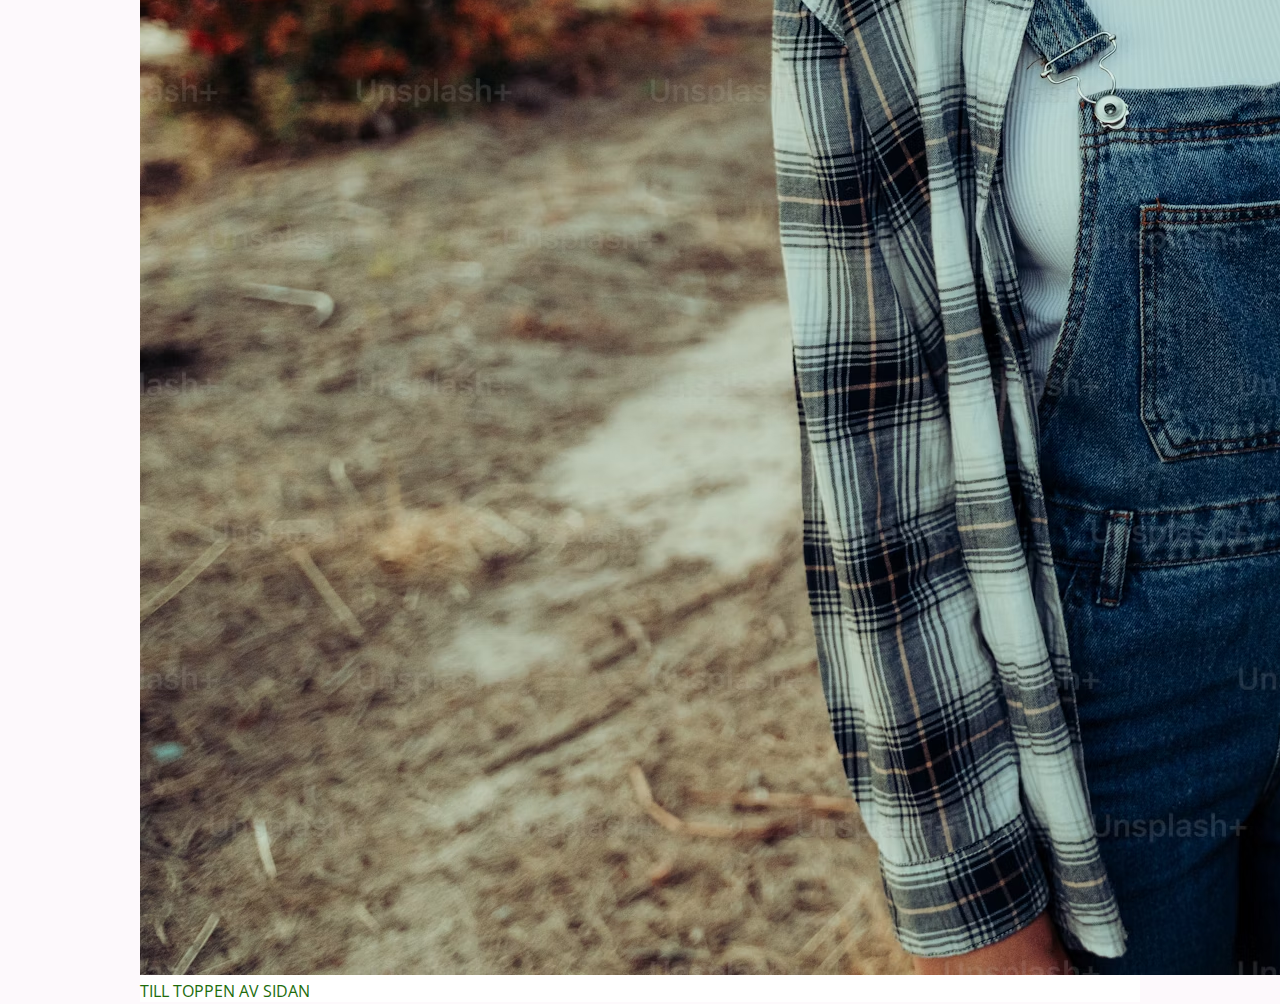
<file: page2.html>
<!DOCTYPE html>
<html lang="sv">
  <head>
    <meta charset="UTF-8" />
    <meta name="viewport" content="width=device-width, initial-scale=1.0" />
    <title>Mina sidor</title>
    <link rel="stylesheet" href="https://fonts.googleapis.com/css2?family=Maven+Pro:wght@400;600&family=Open+Sans:wght@400;600&display=swap" />
    <link rel="stylesheet" href="css/reset.css" />
    <link rel="stylesheet" href="css/styles_page2.css" />
  </head>
  <body>
    <!-- Wrapper för hela sidan -->
    <div class="main-page">
      <!-- Nav -->
      <nav>
        <ul>
          <li><a href="#">PLANER</a></li>
          <li><a href="#">HISTORIK</a></li>
          <li><a href="#">TIPS</a></li>
          <li><a href="#">LOGGA UT</a></li>
        </ul>
      </nav>

      <!-- Header med bakgrundsbild och ikon och text -->
      <header class="header">
        <img class="header__img" src="images/handsidan.avif" alt="Logo with hand and dirt" />
        <img class="header__logo" src="icons/logo.svg" alt="Ikon" />
        <span class="header__text">Mina sidor</span>

        <!-- Hamburgarmeny för mobil -->
        <button class="menu-btn" aria-label="Open menu">
          <img src="icons/burger.svg" alt="" aria-hidden="true" />
        </button>
      </header>

      <main class="main">
        <!-- Formulär för att lägga till ny plantering -->
        <section class="form-container">
          <h2>Lägg till ny plantering:</h2>
          <form>
            <section class="form-row">
              <label>
                Planta:
                <input type="text" name="planta1" />
              </label>

              <label>
                Datum:
                <input type="date" name="datum1" />
              </label>
            </section>

            <section class="form-row">
              <label>
                Planta:
                <input type="text" name="planta2" />
              </label>

              <label>
                Datum:
                <input type="date" name="datum2" />
              </label>
            </section>

            <!-- Knapp för  "lägga till"" plantering -->

            <button class="lagg-till" type="submit">Lägg till</button>
          </form>
        </section>

        <section class="planned-plantings">
          <h3 class="plant-card-grid__title">Dina planterade planteringar:</h3>
          <div class="plant-card-grid">
            <div class="plant-card">
              <div class="plant-card__media">
                <img class="plant-card__img" src="images/gurka.avif" alt="Bild på gurka" />
                <img class="plant-card__icon" src="icons/plant.svg" alt="Ikon växt" />
              </div>
              <div class="plant-card__body">
                <span class="plant-card__name">Gurka</span>
                <span class="plant-card__date">15 april 2024</span>
                <span class="plant-card__meta">Rico Coolio</span>
                <button class="plant-card__action" type="button">
                  <span class="plant-card__action-label">TA BORT</span>
                </button>
              </div>
            </div>
          </div>
        </section>

        <section class="planted-plantings">
          <h3 class="plant-card-grid__title">Dina planterade planteringar:</h3>
          <div class="plant-card-grid">
            <div class="plant-card">
              <div class="plant-card__media">
                <img class="plant-card__img" src="images/gurka.avif" alt="Bild på gurka" />
                <img class="plant-card__icon" src="icons/plant.svg" alt="Ikon växt" />
              </div>
              <div class="plant-card__body">
                <span class="plant-card__name">Gurka</span>
                <span class="plant-card__date">15 april 2024</span>
                <span class="plant-card__meta">Rico Coolio</span>
                <button class="plant-card__action" type="button">
                  <span class="plant-card__action-label">TA BORT</span>
                </button>
              </div>
            </div>

            <div class="plant-card">
              <div class="plant-card__media">
                <img class="plant-card__img" src="images/gurka.avif" alt="Bild på gurka" />
                <img class="plant-card__icon" src="icons/plant.svg" alt="Ikon växt" />
              </div>
              <div class="plant-card__body">
                <span class="plant-card__name">Gurka</span>
                <span class="plant-card__date">15 april 2024</span>
                <span class="plant-card__meta">Rico Coolio</span>
                <button class="plant-card__action" type="button">
                  <span class="plant-card__action-label">TA BORT</span>
                </button>
              </div>
            </div>
          </div>
        </section>
      </main>

      <!-- Sektion med bilder längst ner -->
      <footer>
        <div class="footer__gallery">
          <div class="footer__gallery-item">
            <img class="footer__gallery-img" src="images/plockar.avif" alt="plockar" />
          </div>
          <div class="footer__gallery-item">
            <img class="footer__gallery-img" src="images/vattenkanna.avif" alt="Vatten" />
          </div>
          <div class="footer__gallery-item">
            <img class="footer__gallery-img" src="images/massagrönsaker.avif" alt="grön" />
          </div>
          <div class="footer__gallery-item">
            <img class="footer__gallery-img" src="images/tjejmedhatt.avif" alt="tjejmedhatt" />
          </div>
        </div>

        <!-- Till toppen av sidan -->
        <div class="footer__backtop">
          <a class="footer__backtop-link" href="#">Till toppen av sidan</a>
        </div>
      </footer>
    </div>
  </body>
</html>
</file>
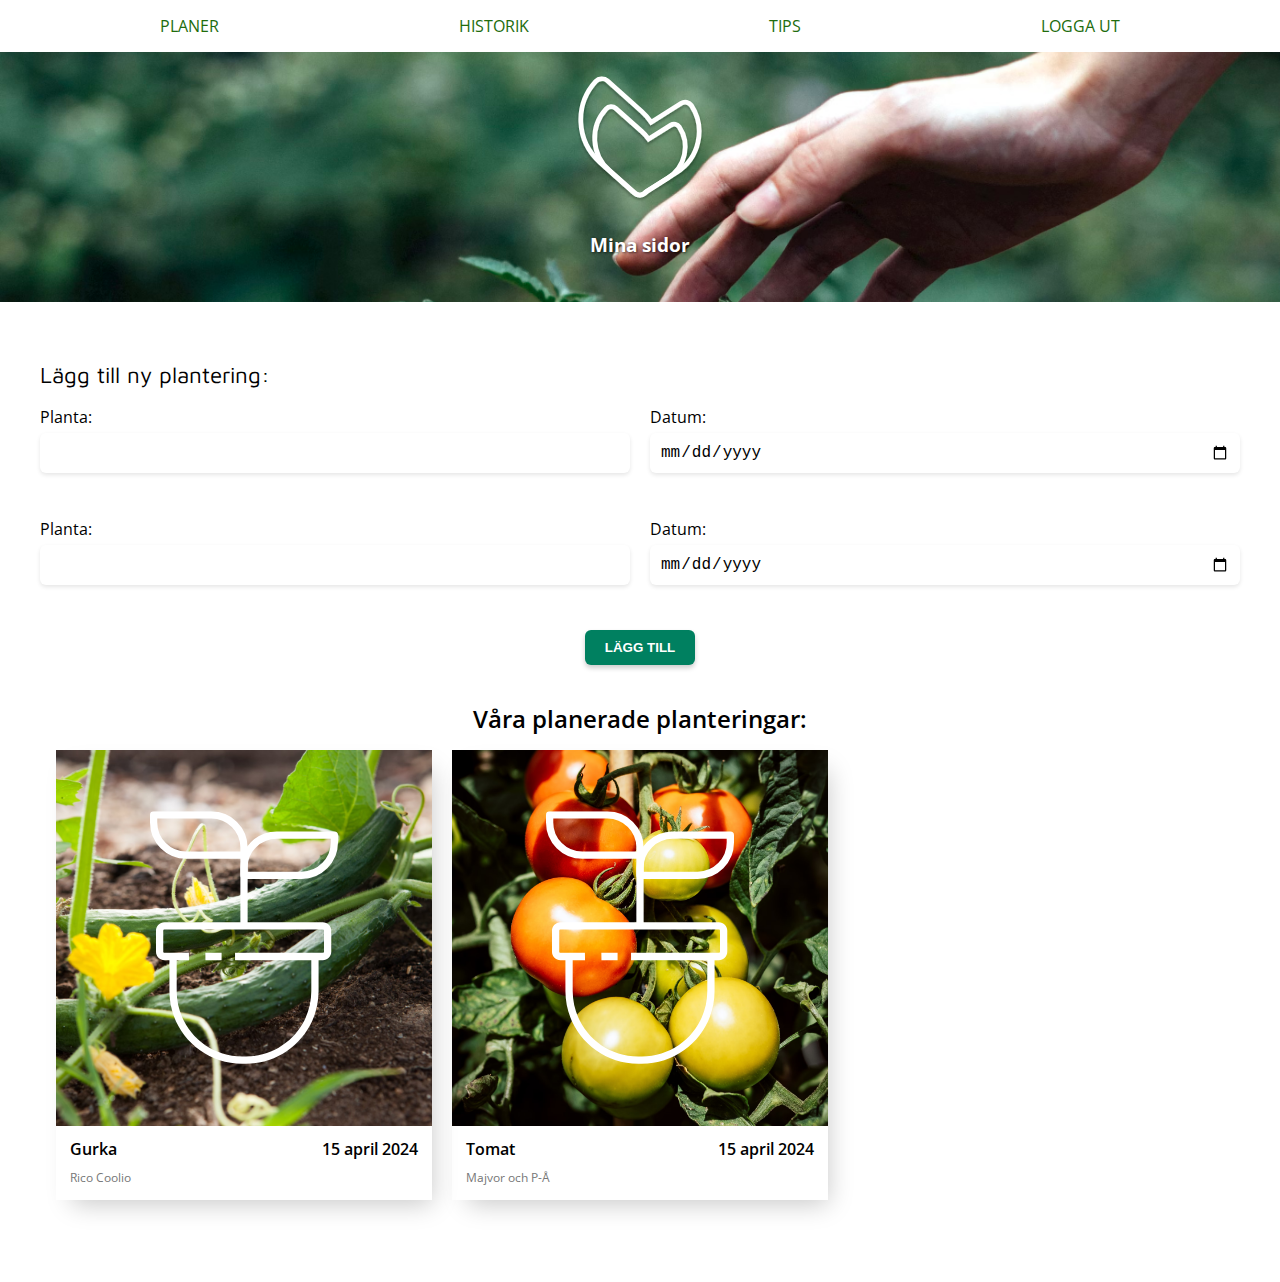
<file: sofia_index.html>
<!DOCTYPE html>
<html lang="sv">
  <head>
    <meta charset="UTF-8" />
    <meta name="viewport" content="width=device-width, initial-scale=1.0" />
    <title>Planned planthood</title>
    <link rel="stylesheet" href="https://fonts.googleapis.com/css2?family=Maven+Pro:wght@400;600&family=Open+Sans:wght@400;600&display=swap" />
    <link rel="stylesheet" href="css/styles_page_2.css" />
  </head>
  <body>
    <!-- Nav -->
    <nav>
      <ul>
        <li><a href="#">Planer</a></li>
        <li><a href="#">Historik</a></li>
        <li><a href="#">Tips</a></li>
        <li><a href="#">Logga ut</a></li>
      </ul>
    </nav>

    <!-- Header med bakgrundsbild och ikon och text -->

    <header class="header">
      <img class="logo" src="images/handsidan.avif" alt="Logo with hand and dirt" />
      <div class="icon-box">
        <img class="icon" src="icons/logo.svg" alt="Ikon" />
        <p>Mina sidor</p>
      </div>

      <!-- Hamburgarmeny för mobil -->

      <button class="menu-btn" aria-label="Open menu">
        <img src="icons/burger.svg" alt="" aria-hidden="true" />
      </button>
    </header>

    <!-- Formulär för att lägga till ny plantering -->

    <section class="form-container">
      <h2>Lägg till ny plantering:</h2>
      <form>
        <section class="form-row">
          <label>
            Planta:
            <input type="text" name="planta1" />
          </label>

          <label>
            Datum:
            <input type="date" name="datum1" />
          </label>
        </section>

        <section class="form-row">
          <label>
            Planta:
            <input type="text" name="planta2" />
          </label>

          <label>
            Datum:
            <input type="date" name="datum2" />
          </label>
        </section>

        <!-- Knapp för  "lägga till"" plantering -->

        <button class="lagg-till" type="submit">Lägg till</button>
      </form>

      <!-- Sektion för planerade planteringar -->
      <section class="planned">
        <h3 class="planned-grid__title">Våra planerade planteringar:</h3>

        <div class="planned-grid">
          <div class="plant-card">
            <div class="plant-card__media">
              <img class="plant-card__img" src="images/gurka.avif" alt="" />
              <img class="plant-card__icon" src="icons/plant.svg" alt="" />
            </div>
            <div class="plant-card__body">
              <span class="plant-card__name">Gurka</span>
              <span class="plant-card__date">15 april 2024</span>
              <span class="plant-card__meta">Rico Coolio</span>
              <button class="plant-card__action">
                <span class="action__label">TA BORT</span>
              </button>
            </div>
          </div>

          <div class="plant-card">
            <div class="plant-card__media">
              <img class="plant-card__img" src="images/tomater.avif" alt="" />
              <img class="plant-card__icon" src="icons/plant.svg" alt="" />
            </div>
            <div class="plant-card__body">
              <span class="plant-card__name">Tomat</span>
              <span class="plant-card__date">15 april 2024</span>
              <span class="plant-card__meta">Majvor och P-Å</span>
              <button class="plant-card__action">
                <span class="action__label">TA BORT</span>
              </button>
            </div>
          </div>
        </div>
      </section>
    </section>
  </body>
</html>
</file>
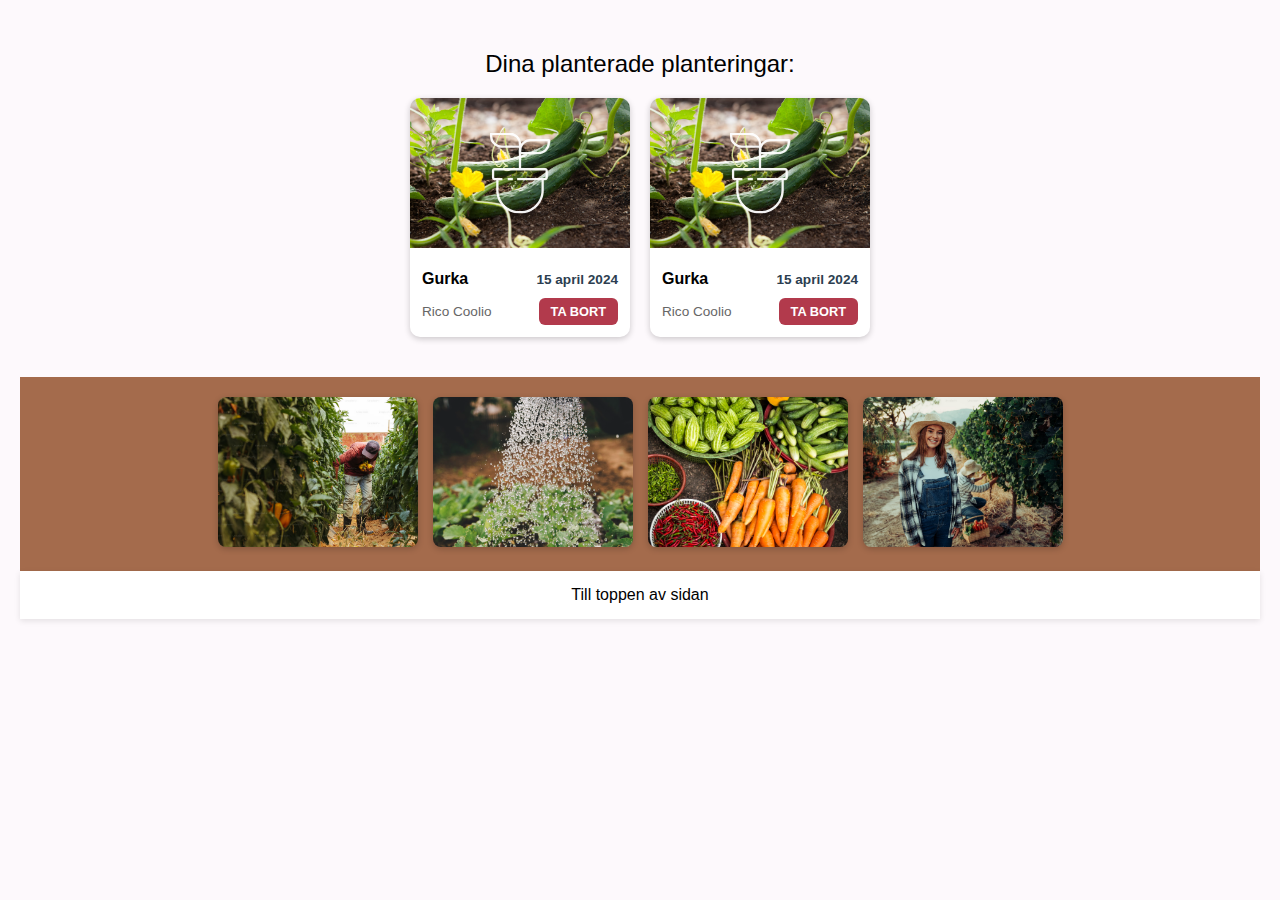
<file: yassin_index.html>
<!DOCTYPE html>
<html lang="sv">
  <head>
    <meta charset="UTF-8" />
    <meta name="viewport" content="width=device-width, initial-scale=1.0" />
    <title>Planteringar</title>
    <style>
      /* = Grundinställningar för sidan = */
      body {
        font-family: Arial, sans-serif;
        background-color: #fdf9fc; /* ljus bakgrundsfärg */
        text-align: center;
        margin: 0;
        padding: 20px;
      }

      /* Rubrik */
      h2 {
        margin: 30px 0 20px 0;
        font-weight: 400;
      }

      /* = Container som håller alla kort = */
      .planteringar {
        display: flex;
        flex-wrap: wrap; /* gör att korten radbryts om det blir för många */
        justify-content: center;
        gap: 20px;
        margin-bottom: 40px;
      }

      /* = Enskilt kort =*/
      .kort {
        background: #fff;
        border-radius: 10px;
        box-shadow: 0 2px 6px rgba(0, 0, 0, 0.2);
        width: 220px;
        overflow: hidden;
        transition: transform 0.2s ease;
      }

      .kort:hover {
        transform: translateY(-5px); /* liten lyft-animation vid hover */
      }

      .kort img {
        width: 100%;
        height: 150px;
        object-fit: cover; /* gör att bilden fyller hela ytan utan att bli utdragen */
        display: block;
      }

      .kort .content {
        padding: 12px;
      }

      /* = Titel + Datum = */
      .titel-datum {
        display: flex;
        justify-content: space-between; /* titel till vänster, datum till höger */
        align-items: center;
        margin: 10px 0;
      }

      .titel-datum h3 {
        margin: 0;
        font-size: 1em;
        font-weight: bold;
      }

      .titel-datum .datum {
        margin: 0;
        font-size: 0.85em;
        font-weight: bold;
        color: #2c3e50;
      }

      /* = Rad för namn + knapp = */
      .kort .footer {
        margin-top: 8px;
      }

      .kort .namn-knapp {
        display: flex;
        justify-content: space-between; /* namn till vänster, knapp/ikon till höger */
        align-items: center;
      }

      .kort .namn {
        font-size: 0.85em;
        color: #666;
        margin: 0;
      }

      /* = Knapp (desktop) = */
      .kort button {
        background: #b23a4c; /* röd färg */
        border: none;
        color: #fff;
        font-weight: bold;
        padding: 6px 12px;
        border-radius: 6px;
        cursor: pointer;
        font-size: 0.8em;
      }

      .kort button:hover {
        background: #922e3c; /* mörkare röd vid hover */
      }

      /* = Bin-ikon (mobil) = */
      .kort .bin-icon {
        display: none; /* dold på desktop */
        width: 20px;
        height: 20px;
        /* Gör ikonen röd */
        filter: invert(34%) sepia(97%) saturate(7491%) hue-rotate(354deg) brightness(92%) contrast(105%);
        cursor: pointer;
      }

      /* = Gurkbild med logga = */
      .image-wrapper {
        position: relative;
      }

      .image-wrapper .logo {
        position: absolute; /* placera loggan ovanpå bilden */
        top: 50%;
        left: 50%;
        transform: translate(-50%, -50%);
        width: 60px;
        height: auto;
        opacity: 0.95;

        /* Loggans linjer vita */
        stroke: white;
        fill: none;
        stroke-width: 2.5px;
      }

      /* = Bottombilder = */
      .bottom-section {
        background-color: #a46b4c;
        padding: 20px 0;
        margin-top: 40px;
        display: flex;
        justify-content: center;
      }

      .bottom-images {
        display: flex;
        gap: 15px;
        flex-wrap: wrap; /* radbryt vid små skärmar */
        justify-content: center;
      }

      .bottom-images img {
        width: 200px;
        height: 150px;
        object-fit: cover;
        border-radius: 8px;
        box-shadow: 0 2px 6px rgba(0, 0, 0, 0.2);
        flex: 0 0 auto;
      }

      /* = Till toppen-knapp = */
      .to-top {
        background: #fff;
        padding: 15px;
        margin-top: 0;
        box-shadow: 0 2px 6px rgba(0, 0, 0, 0.1);
      }

      .to-top a {
        text-decoration: none;
        color: #000;
        font-weight: 500;
      }

      /* = Mobil = */
      @media (max-width: 480px) {
        .kort {
          width: calc(50% - 20px); /* två kort per rad */
        }

        .bottom-images img {
          width: 160px;
          height: 120px;
        }

        /* Byt ut knapp mot ikon */
        .kort button {
          display: none; /* dölj knappen */
        }

        .kort .bin-icon {
          display: inline-block; /* visa papperskorgs-ikon istället */
        }
      }
    </style>
  </head>
  <body>
    <h2>Dina planterade planteringar:</h2>

    <div class="planteringar">
      <!-- Kort 1 -->
      <div class="kort">
        <div class="image-wrapper">
          <img src="images/gurka.avif" alt="gurka" />
          <!-- loggan som ligger över bilden -->
          <img src="icons/plant.svg" alt="logo" class="logo" />
        </div>
        <div class="content">
          <div class="titel-datum">
            <h3>Gurka</h3>
            <p class="datum">15 april 2024</p>
          </div>
          <div class="footer">
            <div class="namn-knapp">
              <p class="namn">Rico Coolio</p>
              <!-- desktop knapp -->
              <button>TA BORT</button>
              <!-- mobil ikon -->
              <img src="icons/bin.svg" alt="ta bort" class="bin-icon" />
            </div>
          </div>
        </div>
      </div>

      <!-- Kort 2 -->
      <div class="kort">
        <div class="image-wrapper">
          <img src="images/gurka.avif" alt="gurka" />
          <img src="icons/plant.svg" alt="logo" class="logo" />
        </div>
        <div class="content">
          <div class="titel-datum">
            <h3>Gurka</h3>
            <p class="datum">15 april 2024</p>
          </div>
          <div class="footer">
            <div class="namn-knapp">
              <p class="namn">Rico Coolio</p>
              <button>TA BORT</button>
              <img src="icons/bin.svg" alt="ta bort" class="bin-icon" />
            </div>
          </div>
        </div>
      </div>
    </div>

    <!-- Sektion med bilder längst ner -->
    <div class="bottom-section">
      <div class="bottom-images">
        <div class="bottom-image">
          <img src="images/plockar.avif" alt="plockar" />
        </div>
        <div class="bottom-image">
          <img src="images/vattenkanna.avif" alt="Vatten" />
        </div>
        <div class="bottom-image">
          <img src="images/massagrönsaker.avif" alt="grön" />
        </div>
        <div class="bottom-image">
          <img src="images/tjejmedhatt.avif" alt="tjejmedhatt" />
        </div>
      </div>
    </div>

    <!-- Till toppen av sidan -->
    <div class="to-top">
      <a href="#top">Till toppen av sidan</a>
    </div>
  </body>
</html>
</file>
<file: css/styles.css>
:root {
  --green: #2a8b78;
  --brown: #9c6b4f;
  --teal: #3b8d7b;
  --dark: #1c1c1c;
  --light-gray: #f5f5f5;
  --white: #ffffff;
  --red: #c94c4c;

  --font-sans: "Open Sans", Arial, sans-serif;
  --font-display: "Maven Pro", sans-serif;
}

/* #region General */
body {
  font-family: var(--font-sans);
  font-size: 16px;
  line-height: 1.5;
  background: var(--light-gray);
}

.main-page {
  background: var(--white);
}

h1,
h2,
h3,
.footer__title {
  font-family: var(--font-display);
}
/* #endregion */

/* #region Header (mobile) */
.header {
  width: 100%;
  background: var(--white);
  display: flex;
  flex-direction: column;
}

.header__photo {
  position: relative;
  width: 100%;
  aspect-ratio: 1 / 1;
  overflow: hidden;
}

.header__img {
  width: 100%;
  height: 100%;
  object-fit: cover;
  display: block;
}

.header__logo {
  position: absolute;
  inset: 50% auto auto 50%;
  transform: translate(-50%, -50%);
  width: 50%;
  height: auto;
  pointer-events: none;
}

.header__grid {
  display: grid;
  grid-template-columns: 1fr 1fr;
  width: 100%;
}

.header-card {
  aspect-ratio: 1 / 1;
  display: grid;
  place-items: center;
  background: transparent;
  border: 0;
  padding: 0;
}

.header-card__icon {
  display: block;
  width: auto;
  height: auto;
  max-width: 60%;
  max-height: 60%;
}

.header-card--brown {
  background: var(--brown);
}
.header-card--green {
  background: var(--green);
}
/* #endregion Header */

/* #region Nav */
.nav {
  display: none;
}
/* #endregion Nav */

/* #region Menu Button */
.header__menu-btn {
  position: absolute;
  top: 12px;
  right: 12px;
  width: 44px;
  height: 44px;
  background: transparent;
  border: 0;
  cursor: pointer;
}

.header__menu-icon {
  width: 100%;
  height: 100%;
  display: block;
}

.header__menu-btn:active {
  transform: scale(0.96);
}

.header__menu-btn:focus-visible {
  outline: 2px solid #fff;
  outline-offset: 2px;
}
/* #endregion Menu Button */

/* #region Footer (mobile) */
.footer__photo {
  position: relative;
  aspect-ratio: 1 / 2; /* мобайл: 1 ширина, 2 высота */
  width: 100%;
  overflow: hidden;
}
.footer__img {
  width: 100%;
  height: 100%;
  object-fit: cover;
  display: block;
}

.footer__overlay {
  position: absolute;
  inset: 0;
  display: grid;
  grid-template-rows: 1fr 1fr;
  grid-template-areas:
    "logo"
    "contacts";
}

.footer__pane {
  display: grid;
  place-items: center;
}

.footer__logo {
  width: clamp(120px, 40vw, 240px);
  height: auto;
}

.footer__pane--logo {
  grid-area: logo;
}

.footer__pane--contacts {
  grid-area: contacts;
  color: #fff;
  position: relative;
  background: rgba(0, 0, 0, 0.79);
}

.footer__title {
  margin: 0;
  font-weight: 600;
  font-size: clamp(24px, 8vw, 56px);
  text-align: center;
}

.footer__bottom {
  position: absolute;
  left: 0;
  right: 0;
  bottom: 12px;
  display: flex;
  justify-content: space-between;
  padding: 0 16px;
  font-size: clamp(12px, 2vw, 14px);
}
.footer__link {
  display: inline-flex;
  align-items: center;
  gap: 6px;
  color: inherit;
  text-decoration: none;
}
.footer__icon {
  width: 16px;
  height: 16px;
  display: block;
}

.footer__backtop {
  width: 100%;
  background: #fff;
  text-align: center;
  padding: 10px 16px;
}

.footer__backtop-link {
  font-size: clamp(12px, 2.2vw, 14px);
  color: var(--text, #1f1f1f);
  text-decoration: none;
}

.footer__backtop-link:hover {
  text-decoration: underline;
}
.footer__backtop-link:focus-visible {
  outline: 2px solid var(--green);
  outline-offset: 2px;
}
/* #endregion Footer */

/* #region Planned (mobile) */
.planned {
  margin-inline: 16px; /* horizontal */
  margin-block: 40px; /* vertical/between sections */
}
.planned__title {
  color: var(--green);
  text-align: center;
  margin: 0 0 24px;
}
.planned__subtitle {
  text-align: center;
  margin: 0 0 12px;
}
.planned__hero {
  display: grid;
  grid-template-rows: auto auto;
  grid-template-areas:
    "content"
    "media";
}
.planned__content {
  grid-area: content;
  display: flex;
  flex-direction: column;
  align-items: center;
}
.planned__text {
  text-align: center;
  max-width: 60ch;
}
.planned__cta {
  margin-top: 16px;
}

.planned__media {
  grid-area: media;
  margin: 32px 0;
}

.planned__circle {
  aspect-ratio: 1 / 1;
  width: clamp(200px, 60vw, 420px);
  border-radius: 50%;
  background: var(--green);
  display: grid;
  place-items: center;
  margin: 0 auto;
}
.planned__icon {
  max-width: 60%;
  max-height: 60%;
}

.planned__line {
  width: 60%;
  height: 4px;
  background: var(--green);
  margin: 32px auto 0;
  border-radius: 2px;
}
/* #endregion Planned (mobile) */

/* #region Planned Grid (mobile) */
.planned-grid__title {
  margin: 24px 0 16px;
  text-align: center;
  font-weight: 600;
  line-height: 1.2;
  font-size: clamp(18px, 5vw, 24px);
}
.planned-grid {
  display: grid;
  grid-template-columns: 1fr 1fr;
  gap: 20px;
}
.plant-card {
  background: var(--white);
  box-shadow: 8px 12px 24px -8px rgba(0, 0, 0, 0.22);
  display: flex;
  flex-direction: column;
}
.plant-card__media {
  position: relative;
  width: 100%;
  aspect-ratio: 1 / 1;
  overflow: hidden;
}
.plant-card__img {
  width: 100%;
  height: 100%;
  object-fit: cover;
  display: block;
}
.plant-card__icon {
  position: absolute;
  inset: 50% auto auto 50%;
  transform: translate(-50%, -50%);
  width: 50%;
  height: auto;
  pointer-events: none;
}
.plant-card__body {
  display: grid;
  grid-template-columns: minmax(0, 1fr) auto;
  grid-template-areas:
    "name  date"
    "meta  actions";
  gap: 8px 12px;
  padding: 12px 14px;
  align-items: center;
}
.plant-card__name {
  grid-area: name;
  font-weight: 600;
  font-size: clamp(14px, 3vw, 24px);
}
.plant-card__date {
  grid-area: date;
  justify-self: end;
  font-family: var(--font-sans);
  font-weight: 700;
  font-size: clamp(10px, 2.8vw, 16px);
  line-height: 1.2;
  white-space: nowrap;
}
.plant-card__meta {
  grid-area: meta;
  font-size: clamp(10px, 2.8vw, 16px);
  color: #777;
  white-space: nowrap;
}

.plant-card__action {
  grid-area: actions;
  justify-self: end;
  display: grid;
  place-items: center;
  cursor: pointer;
  border: 0;
  color: var(--white);
  background: var(--red);
  border: 1px solid var(--red);
  padding: 0;
  width: 20px;
  height: 20px;
  background-color: var(--red); /* цвет иконки */
  -webkit-mask: url("../icons/bin.svg") no-repeat center / contain;
  mask: url("../icons/bin.svg") no-repeat center / contain;
}
.plant-card__action-label {
  position: absolute !important;
  width: 1px;
  height: 1px;
  margin: -1px;
  padding: 0;
  border: 0;
  clip: rect(0 0 0 0);
  clip-path: inset(50%);
  overflow: hidden;
  white-space: nowrap;
}

.planned-grid__more {
  display: flex;
  justify-content: center;
  margin: 20px 0 8px;
}

.btn {
  display: inline-block;
  padding: 8px 16px;
  border: none;
  border-radius: 6px;
  cursor: pointer;
  text-decoration: none;

  font-family: var(--font-sans);
  font-weight: 700;
  font-size: clamp(16px, 3vw, 24px);
  line-height: 1.2;
}

.btn--primary {
  background: var(--green);
  color: #fff;
}

.btn--shadow {
  box-shadow: 0 8px 20px -6px rgba(0, 0, 0, 0.25);
}
/* #endregion Planned Grid (mobile) */

/* #region Past Crops (mobile) */
.past-crops {
  display: grid;
  grid-template-rows: auto auto;
  grid-template-areas:
    "media"
    "content";
  margin-block: 40px; /* vertical/between sections */
}
/* #endregion Past Crops (mobile) */

/* #region Desktop (Responsive @768px) */
@media (min-width: 768px) {
  .main-page {
    max-width: 1000px;
    margin: 0 auto;
  }

  .main {
    margin: 0 40px;
  }

  /* #region Header */
  .header__menu-btn {
    display: none;
  }

  .header {
    display: grid;
    grid-template-columns: 1fr 1fr;
    aspect-ratio: 2 / 1;
  }
  .header__grid {
    display: grid;
    grid-template-columns: 1fr;
    grid-template-rows: 1fr 1fr;
    height: 100%;
  }
  .header-card {
    aspect-ratio: auto;
    min-height: 0;
  }
  /* #endregion Header */

  /* #region Nav */
  .nav {
    display: flex;
    justify-content: space-evenly;
    align-items: center;
    padding: 12px 0;
    border-top: 1px solid rgba(0, 0, 0, 0.06);
    box-shadow: 0 2px 6px rgba(0, 0, 0, 0.06);
  }
  .nav__link {
    text-decoration: none;
    font-weight: 700;
    color: var(--green);
    padding: 8px 10px; /* кликабельная зона побольше */
    border-radius: 6px;
    transition: color 0.15s, background 0.15s;
  }
  .nav__link:hover {
    background: rgba(0, 0, 0, 0.04);
  }
  /* #endregion Nav */

  /* #region Footer */
  .footer__photo {
    aspect-ratio: 2 / 1;
  }

  .footer__overlay {
    grid-template-rows: 1fr;
    grid-template-columns: 1fr 1fr;
    grid-template-areas: "contacts logo";
  }
  /* #endregion Footer */

  /* #region Planned */
  .planned {
    margin-inline: 0; /* horizontal */
  }
  .planned__hero {
    grid-template-rows: 1fr;
    grid-template-columns: 1fr 1fr;
    grid-template-areas: "media content";
    align-items: center;
    gap: 40px;
  }

  .planned__content {
    align-items: flex-start;
    text-align: left;
  }

  .planned__subtitle,
  .planned__text {
    text-align: left;
  }

  .planned__cta {
    align-self: flex-end;
  }
  .planned__line {
    display: none;
  }
  /* #endregion Planned */

  /* #region Planned Grid */
  .planned-grid__title {
    margin: 32px 0 24px;
    font-size: clamp(20px, 2vw, 28px);
  }
  .planned-grid {
    grid-template-columns: 1fr 1fr 1fr;
  }
  .plant-card__action {
    /* reset mobile icon*/
    -webkit-mask: none !important;
    mask: none !important;
    background-image: none !important;

    background: var(--red);
    color: #fff;
    border: 1px solid var(--red);
    border-radius: 10px;
    display: inline-flex;
    align-items: center;
    justify-content: center;
    padding: 8px 12px;
    width: auto;
    height: auto;
    line-height: 1;
    overflow: hidden;
    box-shadow: none;
  }
  .plant-card__action-label {
    position: static !important;
    width: auto;
    height: auto;
    margin: 0;
    clip: auto;
    clip-path: none;
    overflow: visible;
    white-space: normal;
  }
  .plant-card__action:hover {
    filter: brightness(0.95);
  }
  .plant-card__action:active {
    transform: translateY(1px);
  }
  /* #endregion Planned Grid */

  /* #region Past Crops */
  .past-crops {
    grid-template-columns: 1fr 1fr;
    grid-template-rows: 1fr;
    grid-template-areas: "content media";
    align-items: center;
    gap: 40px;
  }
  .past-crops__cta--left {
    align-self: flex-start;
  }
  /* #endregion Past Crops */
}
/* #endregion Desktop */
</file>
<file: css/styles_mina_sidor.css>
:root {
  --green: #2a8b78;
  --brown: #9c6b4f;
  --teal: #3b8d7b;
  --dark: #1c1c1c;
  --light-pink: #fcf5fc;
  --white: #ffffff;
  --red: #c94c4c;
  --black: #000000;

  --font-sans: "Open Sans", Arial, sans-serif;
  --font-display: "Maven Pro", sans-serif;
}

body {
  font-family: var(--font-sans);
  font-size: 16px;
  line-height: 1.5;
  background: var(--light-pink);
}

.main-page {
  background: var(--white);
}

h1,
h2,
h3,
p {
  font-family: var(--font-display);
}

.nav__list {
  list-style: none; /* tar bort punkter */
  display: flex;
  justify-content: space-around; /* sprider ut länkarna */
  margin: 0;
  padding: 0 40px; /* lite luft på sidorna */
}

.nav__item {
  padding: 15px 20px;
}

.nav__link {
  color: #2a8b78;
  text-decoration: none;
}

.nav__link:hover {
  color: #042f23;
}

.main {
  margin-inline: 20px;
  margin-bottom: 40px;
}

/* #region Header (mobile) */
/* Header med logga och ikon/text */
.header {
  width: 100%;
  aspect-ratio: 1 / 1;
  position: relative; /* gör att barn kan placeras absolut */
  overflow: hidden; /* döljer överflöd */
}

.header__img {
  width: 100%;
  height: 100%;
  object-fit: cover; /* gör att bilden täcker hela ytan */
}

/* ikon */
.header__logo {
  position: absolute; /* placeras ovanpå loggan */
  top: 50%; /* mitten vertikalt */
  left: 50%; /* mitten horisontellt */
  transform: translate(-50%, -50%); /* exakt centrerad */
  display: grid;
  align-items: center;
  width: 60%; /* procent av headerns bredd */
  height: 60%;
}
/* Mina sidor texten */
.header__text {
  position: absolute;
  top: 85%; /* mitten vertikalt */
  left: 50%; /* mitten horisontellt */
  transform: translate(-50%, -50%);
  text-align: center;
  color: var(--white);
  font-family: var(--font-display);
  font-size: clamp(32px, 2.67vw + 23.5px, 40px);
}

/* Stil för hamburgarmeny-knappen */
.header__menu-btn {
  position: absolute;
  top: 12px;
  right: 35px;
  width: 44px;
  height: 44px;
  background: transparent;
  border: 0;
  cursor: pointer;
}
/* #endregion Header (mobile) */

/* #region Formulär-kod */
.form {
  padding-block: 40px;
  border-radius: 10px;
}

.form h2 {
  margin-bottom: 16px;
  font-weight: normal;
  text-align: center;
}

form {
  display: flex;
  flex-direction: column; /* staplar elementen vertikalt */
  gap: 20px; /* mellanrum mellan elementen */
}

.form__row {
  display: flex;
  justify-content: space-between;
  gap: 20px;
  flex-wrap: wrap; /* radbrytning på mobil */
  margin-bottom: 20px;
}

.form__row label {
  /* namnet framför formulärfältet */
  flex: 1; /* ta upp lika mycket plats som input */
  /* font-weight: bold; */
  margin-bottom: 5px;
  display: flex;
  flex-direction: column; /* text över input */
}

.form__row input {
  /* själva formulärfältet */
  flex: 2; /* tar upp dubbelt så mycket plats som label */
  font-size: 1rem;
  margin-top: 5px;
  padding: 10px;
  border: none;
  border-radius: 6px;
  box-shadow: 0 2px 4px rgba(0, 0, 0, 0.1);
}

.form__row {
  display: block; /* tar bort formuläret så att det blir 1 rad */
}

/* #endregion Formulär-kod */

/* Stil för "Lägg till" knappen */
.form__submit {
  align-self: center;
  padding: 10px 20px;
  background-color: #008060;
  color: #fff;
  font-weight: bold;
  border: none; /* tar bort standardram */
  border-radius: 6px;
  box-shadow: 0 3px 5px rgba(0, 0, 0, 0.2);
  transition: background 0.2s; /* mjuk övergång vid hover */
  text-transform: uppercase;
}

button:hover {
  background-color: #042f23;
}

nav {
  /* gömmer hamburgarmenyn on desktop */
  display: none;
}

/* Döljer andra raden av formuläret på mobil */

.form__row:nth-of-type(2) {
  display: none;
}

/* #region Plant Card Grid (mobile) */
.plant-card-grid__title {
  margin: 24px 0 16px;
  text-align: center;
  font-weight: 600;
  line-height: 1.2;
  font-size: clamp(18px, 5vw, 24px);
}
.plant-card-grid {
  display: grid;
  grid-template-columns: 1fr 1fr;
  gap: 20px;
}

/* #endregion Plant Card Grid (mobile) */

/* #region Plant Card (mobile) */
.plant-card {
  background: var(--white);
  box-shadow: 8px 12px 24px -8px rgba(0, 0, 0, 0.22);
  display: flex;
  flex-direction: column;
}
.plant-card__media {
  position: relative;
  width: 100%;
  aspect-ratio: 1 / 1;
  overflow: hidden;
}
.plant-card__img {
  width: 100%;
  height: 100%;
  object-fit: cover;
  display: block;
}
.plant-card__icon {
  position: absolute;
  inset: 50% auto auto 50%;
  transform: translate(-50%, -50%);
  width: 50%;
  height: auto;
  pointer-events: none;
}
.plant-card__body {
  display: grid;
  grid-template-columns: minmax(0, 1fr) auto;
  grid-template-areas:
    "name  date"
    "meta  actions";
  gap: 8px 12px;
  padding: 12px 14px;
  align-items: center;
}
.plant-card__name {
  grid-area: name;
  font-weight: 600;
  font-size: clamp(14px, 3vw, 24px);
}
.plant-card__date {
  grid-area: date;
  justify-self: end;
  font-family: var(--font-sans);
  font-weight: 700;
  font-size: clamp(10px, 2.8vw, 16px);
  line-height: 1.2;
  white-space: nowrap;
}
.plant-card__meta {
  grid-area: meta;
  font-size: clamp(10px, 2.8vw, 16px);
  color: #777;
  white-space: nowrap;
}

.plant-card__action {
  grid-area: actions;
  justify-self: end;
  display: grid;
  place-items: center;
  cursor: pointer;
  border: 0;
  color: var(--white);
  background: var(--red);
  border: 1px solid var(--red);
  padding: 0;
  width: 20px;
  height: 20px;
  background-color: #c94c4c; /* цвет иконки */
  -webkit-mask: url("../icons/bin.svg") no-repeat center / contain;
  mask: url("../icons/bin.svg") no-repeat center / contain;

  background-image: url("../icons/bin.svg");
  background-repeat: no-repeat;
  background-position: center;
  background-size: contain;


}
.plant-card__action-label {
  position: absolute !important;
  width: 1px;
  height: 1px;
  margin: -1px;
  padding: 0;
  border: 0;
  clip: rect(0 0 0 0);
  clip-path: inset(50%);
  overflow: hidden;
  white-space: nowrap;
}
.plant-card__actions {
  grid-area: actions;
  justify-self: end;
  display: flex;
  flex-direction: column;
  gap: 6px;
}
.plant-card__action--edit {
  display: none;
}
/* #endregion Plant Card (mobile) */

/* #region Footer (mobile) */
.footer__gallery {
  display: grid;
  grid-template-columns: 1fr 1fr;
  gap: 15px;
  background: var(--brown);
  padding: 20px;
}
.footer__gallery-item {
  aspect-ratio: 173 / 86;
  overflow: hidden;
}
.footer__gallery-img {
  width: 100%;
  height: 100%;
  object-fit: cover;
  display: block;
}

/* = Till toppen-knapp = */
.footer__backtop {
  width: 100%;
  background: #fff;
  text-align: center;
  padding: 10px 16px;
}

.footer__backtop-link {
  font-size: clamp(12px, 2.2vw, 14px);
  color: var(--black);
  text-decoration: none;
}

.footer__backtop-link:hover {
  text-decoration: underline;
}
.footer__backtop-link:focus-visible {
  outline: 2px solid var(--green);
  outline-offset: 2px;
}

/* #endregion Footer (mobile) */

/* #region Media Queries för desktop */

@media (min-width: 768px) {
  .main-page {
    /* wrapper för hela sidan */
    max-width: 1000px;
    margin: 0 auto;
  }
nav {
    display: block;
  }
  .header__menu-btn {
    display: none; /* döljer hamburgarmeny på desktop */
  }

  .main {
    margin-inline: 40px;
  }
  .form h2 {
    text-align: left; /* vänsterjusterar rubriken */
  }

  /* #region Header (desktop) */
  .header {
    aspect-ratio: 1000 / 380;
  }
  /* ikon */
  .header__logo {
    top: 40%; /* mitten vertikalt */
  }
  /* Mina sidor texten */
  .header__text {
    top: 80%; /* mitten vertikalt */
  }
  /* #endregion Header (desktop) */

  .form__row:nth-of-type(1),
  .form__row:nth-of-type(2) {
    display: flex;
  }

  /* #region Plant Card Grid */
  .plant-card-grid__title {
    margin: 32px 0 24px;
    font-size: clamp(20px, 2vw, 28px);
  }
  .plant-card-grid {
    grid-template-columns: 1fr 1fr 1fr;
  }
  /* #endregion Plant Card Grid */

  /* #region Plant Card */
  .plant-card__action {
    /* reset mobile icon*/
    -webkit-mask: none !important;
    mask: none !important;
    background-image: none !important;

    background: var(--red);
    color: #fff;
    border: 1px solid var(--red);
    border-radius: 10px;
    display: inline-flex;
    align-items: center;
    justify-content: center;
    padding: 8px 12px;
    width: auto;
    height: auto;
    line-height: 1;
    overflow: hidden;
    box-shadow: none;
  }
  .plant-card__action-label {
    position: static !important;
    width: auto;
    height: auto;
    margin: 0;
    clip: auto;
    clip-path: none;
    overflow: visible;
    white-space: normal;
  }
  .plant-card__action:hover {
    filter: brightness(0.95);
  }
  .plant-card__action:active {
    transform: translateY(1px);
  }
  .plant-card__action--edit {
    display: inline-flex;
    align-items: center;
    justify-content: center;
    background: var(--green);
    border: 1px solid var(--green);
    border-radius: 10px;
    color: #fff;
    padding: 6px 12px;
    font-size: clamp(12px, 1.8vw, 14px);
    cursor: pointer;
  }
  .plant-card__meta {
    align-self: end;
  }
  /* #endregion Plant Card */

  /* #region Footer */
  .footer__gallery {
    grid-template-columns: repeat(4, 1fr);
    gap: 15px;
    padding: 20px 30px;
  }
  .footer__gallery-item {
    aspect-ratio: 220 / 277;
  }
  /* #endregion Footer */
}
</file>
<file: css/styles_page2.css>
body {
  margin: 0;
  font-family: "Open Sans", sans-serif;
  padding: 0;
  box-sizing: border-box;
  background-color: #fdf9fc; /* ljus bakgrundsfärg */
  margin: 0;
}

.main-page {
  background: #ffffff;
}


h1,
h2,
h3 p {
  font-family: "Maven Pro", sans-serif; /* rubriker */
  margin: 30px 0 20px 0;
  font-weight: 400;
}

nav {
  background-color: #ffffff;
}

ul {
  list-style: none; /* tar bort punkter */
  display: flex;
  justify-content: space-around; /* sprider ut länkarna */
  margin: 0;
  padding: 0 40px; /* lite luft på sidorna */
}

li {
  padding: 15px 20px;
}

a {
  color: rgb(33, 108, 12);
  text-decoration: none;
  text-transform: uppercase;
}

a:hover {
  color: #042f23;
}

/* Header med logga och ikon/text */

.header {
  position: relative; /* gör att barn kan placeras absolut */
  height: 250px; /* höjd på headern */
  overflow: hidden; /* döljer överflöd */
}

.logo {
  width: 100%;
  height: 100%;
  object-fit: cover; /* gör att bilden täcker hela ytan */
}
/* Stil för hamburgarmeny-knappen */
.menu-btn {
  position: absolute;
  top: 12px;
  right: 35px;
  width: 44px;
  height: 44px;
  background: transparent;
  border: 0;
  cursor: pointer;
}

/* Box för ikon och text */

.icon-box {
  position: absolute; /* placeras ovanpå loggan */
  top: 50%; /* mitten vertikalt */
  left: 50%; /* mitten horisontellt */
  transform: translate(-50%, -50%); /* exakt centrerad */
  display: flex;
  flex-direction: column; /* ikon ovanför text */
  align-items: center;
  text-align: center;
}

.icon {
  width: 60%; /* procent av headerns bredd */
  height: auto;
  margin-bottom: 10px;
}

/* Mina sidor texten */

.icon-box p {
  font-size: 1.2rem;
  font-weight: bold;
  color: white; /* gör texten synlig på bilden */
  text-shadow: 1px 1px 3px rgba(0, 0, 0, 0.7); /* kontrast */
}

/* Formulär-kod */

.form-container {
  padding: 40px;
  border-radius: 10px;
}

.form-container h2 {
  font-size: 1.4rem;
  font-weight: normal;
}

form {
  display: flex;
  flex-direction: column; /* staplar elementen vertikalt */
  gap: 20px; /* mellanrum mellan elementen */
}

.form-row {
  display: flex;
  justify-content: space-between;
  gap: 20px;
  flex-wrap: wrap; /* radbrytning på mobil */
  margin-bottom: 20px;
}

.form-row label {
  /* namnet framför formulärfältet */
  flex: 1; /* ta upp lika mycket plats som input */
  /* font-weight: bold; */
  margin-bottom: 5px;
  display: flex;
  flex-direction: column; /* text över input */
}

.form-row input {
  /* själva formulärfältet */
  flex: 2; /* tar upp dubbelt så mycket plats som label */
  font-size: 1rem;
  margin-top: 5px;
  padding: 10px;
  border: none;
  border-radius: 6px;
  box-shadow: 0 2px 4px rgba(0, 0, 0, 0.1);
}

/* Stil för "Lägg till" knappen */

.lagg-till {
  align-self: center;
  padding: 10px 20px;
  background-color: #008060;
  color: #fff;
  font-weight: bold;
  border: none; /* tar bort standardram */
  border-radius: 6px;
  box-shadow: 0 3px 5px rgba(0, 0, 0, 0.2);
  transition: background 0.2s; /* mjuk övergång vid hover */
  text-transform: uppercase;
}

button:hover {
  background-color: #042f23;
}

/* Grid system med kort */

/* Container för grid */
.planned {
  margin-inline: 16px; /* horizontal */
  margin-block: 40px; /* vertical/between sections */
}

/* Wrapper för hela gridden */

.planned-grid {
  display: grid;
  grid-template-columns: 1fr 1fr; /* 2 kolumner */
  gap: 20px;
}

/* Namnet på "Våra planerade planteringar" */

.planned-grid__title {
  margin: 24px 0 16px;
  text-align: center;
  font-weight: 600;
  line-height: 1.2;
  font-size: clamp(18px, 5vw, 24px); /* responsiv storlek */
}

.plant-card {
  background: var(--white);
  box-shadow: 8px 12px 24px -8px rgba(0, 0, 0, 0.22);
  display: flex;
  flex-direction: column;
}
.plant-card__media {
  position: relative;
  width: 100%;
  aspect-ratio: 1 / 1;
  overflow: hidden;
}
.plant-card__img {
  width: 100%;
  height: 100%;
  object-fit: cover;
  display: block;
}
.plant-card__icon {
  position: absolute;
  inset: 50% auto auto 50%;
  transform: translate(-50%, -50%);
  width: 50%;
  height: auto;
  pointer-events: none;
}
.plant-card__body {
  display: grid;
  grid-template-columns: 1fr auto;
  grid-template-areas:
    "name  date"
    "meta  actions";
  gap: 8px 12px;
  padding: 12px 14px;
  align-items: center;
}
.plant-card__name {
  grid-area: name;
  font-weight: 600;
}
.plant-card__date {
  grid-area: date;
  justify-self: end;
  font-weight: 600;
  font-size: inherit;
  color: inherit;
  padding: 0;
  border-radius: 0;
  background: none;
}
.plant-card__meta {
  grid-area: meta;
  font-size: 12px;
  color: #777;
}

.plant-card__action {
  grid-area: actions;
  justify-self: end;
  display: grid;
  place-items: center;
  cursor: pointer;
  border: 0;
  color: var(--white);
  background: var(--red);
  border: 1px solid var(--red);
  padding: 0;
  width: 20px;
  height: 20px;
  background-color: var(--red); /* цвет иконки */
  -webkit-mask: url("../icons/bin.svg") no-repeat center / contain;
  mask: url("../icons/bin.svg") no-repeat center / contain;
}
.action__label {
  position: absolute !important;
  width: 1px;
  height: 1px;
  margin: -1px;
  padding: 0;
  border: 0;
  clip: rect(0 0 0 0);
  clip-path: inset(50%);
  overflow: hidden;
  white-space: nowrap;
}

.btn {
  display: inline-flex;
  align-items: center;
  justify-content: center;
  padding: 10px 18px;
  border-radius: 10px;
  border: 0;
  font-weight: 700;
  letter-spacing: 0.04em;
  cursor: pointer;
}

.btn--primary {
  background: var(--green);
  color: #fff;
}

.btn--shadow {
  box-shadow: 0 8px 20px -6px rgba(0, 0, 0, 0.25);
}

/* Media query för mobil */

@media (max-width: 768px) {
  nav {
    display: none;
  }
  .form-row {
    display: block; /* tar bort formuläret så att det blir 1 rad */
  }

  .form-container h2 {
    text-align: center; /* centrerar rubriken */
  }

  /* Döljer andra raden av formuläret på mobil */

  .form-row:nth-of-type(2) {
    display: none;
  }

  /*  =========  YASSIN ========= */
  .kort {
    width: calc(50% - 20px); /* två kort per rad */
  }

  .bottom-images img {
    width: 160px;
    height: 120px;
  }

  /* Byt ut knapp mot ikon */
  .kort button {
    display: none; /* dölj knappen */
  }

  .kort .bin-icon {
    display: inline-block; /* visa papperskorgs-ikon istället */
  }
}

/* Visa hamburgarmeny-knappen på mobil och döljer den på större skärmar - desktop-läge */

@media (min-width: 769px) {
  .menu-btn {
    display: none;
  }

  .planned-grid {
    grid-template-columns: 1fr 1fr 1fr; /* 3 kolumner på större skärmar */
  }

  @media (min-width: 768px) {
  .main-page {
    max-width: 1000px;
    margin: 0 auto;
  }
}

/* =====================================*/
/*               YASSIN                 */
/* =====================================*/
/* = Container som håller alla kort = */
.planteringar {
  display: flex;
  flex-wrap: wrap; /* gör att korten radbryts om det blir för många */
  justify-content: center;
  gap: 20px;
  margin-bottom: 40px;
}
/* = Enskilt kort =*/
.kort {
  background: #fff;
  border-radius: 10px;
  box-shadow: 0 2px 6px rgba(0, 0, 0, 0.2);
  width: 220px;
  overflow: hidden;
  transition: transform 0.2s ease;
}

.kort:hover {
  transform: translateY(-5px); /* liten lyft-animation vid hover */
}

.kort img {
  width: 100%;
  height: 150px;
  object-fit: cover; /* gör att bilden fyller hela ytan utan att bli utdragen */
  display: block;
}

.kort .content {
  padding: 12px;
}
/* = Titel + Datum = */
.titel-datum {
  display: flex;
  justify-content: space-between; /* titel till vänster, datum till höger */
  align-items: center;
  margin: 10px 0;
}

.titel-datum h3 {
  margin: 0;
  font-size: 1em;
  font-weight: bold;
}

.titel-datum .datum {
  margin: 0;
  font-size: 0.85em;
  font-weight: bold;
  color: #2c3e50;
}
/* = Rad för namn + knapp = */
.kort .footer {
  margin-top: 8px;
}

.kort .namn-knapp {
  display: flex;
  justify-content: space-between; /* namn till vänster, knapp/ikon till höger */
  align-items: center;
}

.kort .namn {
  font-size: 0.85em;
  color: #666;
  margin: 0;
}

/* = Knapp (desktop) = */
.kort button {
  background: #b23a4c; /* röd färg */
  border: none;
  color: #fff;
  font-weight: bold;
  padding: 6px 12px;
  border-radius: 6px;
  cursor: pointer;
  font-size: 0.8em;
}

.kort button:hover {
  background: #922e3c; /* mörkare röd vid hover */
}

/* = Bin-ikon (mobil) = */
.kort .bin-icon {
  display: none; /* dold på desktop */
  width: 20px;
  height: 20px;
  /* Gör ikonen röd */
  filter: invert(34%) sepia(97%) saturate(7491%) hue-rotate(354deg)
    brightness(92%) contrast(105%);
  cursor: pointer;
}
/* = Gurkbild med logga = */
.image-wrapper {
  position: relative;
}

.image-wrapper .logo {
  position: absolute; /* placera loggan ovanpå bilden */
  top: 50%;
  left: 50%;
  transform: translate(-50%, -50%);
  width: 60px;
  height: auto;
  opacity: 0.95;

  /* Loggans linjer vita */
  stroke: white;
  fill: none;
  stroke-width: 2.5px;
}
/* = Bottombilder = */
.bottom-section {
  background-color: #a46b4c;
  padding: 20px 0;
  margin-top: 40px;
  display: flex;
  justify-content: center;
}

.bottom-images {
  display: flex;
  gap: 15px;
  flex-wrap: wrap; /* radbryt vid små skärmar */
  justify-content: center;
}

.bottom-images img {
  width: 200px;
  height: 150px;
  object-fit: cover;
  border-radius: 8px;
  box-shadow: 0 2px 6px rgba(0, 0, 0, 0.2);
  flex: 0 0 auto;
}

/* = Till toppen-knapp = */
.to-top {
  background: #fff;
  padding: 15px;
  margin-top: 0;
  box-shadow: 0 2px 6px rgba(0, 0, 0, 0.1);
}

.to-top a {
  text-decoration: none;
  color: #000;
  font-weight: 500;
}
 }
</file>
<file: css/styles_page_2.css>
body {
  margin: 0;
  font-family: 'Open Sans', sans-serif;
    padding: 0;
    box-sizing: border-box;

}

h1, h2, h3 p {
  font-family: 'Maven Pro', sans-serif; /* rubriker */
}

nav {
  background-color: #ffffff;
}

ul {
  list-style: none; /* tar bort punkter */
  display: flex; 
  justify-content: space-around; /* sprider ut länkarna */
  margin: 0;
  padding: 0 40px; /* lite luft på sidorna */
}

li {
  padding: 15px 20px;
}

a {
  color: rgb(33, 108, 12);
  text-decoration: none;
  text-transform: uppercase;
}

a:hover {
  color: #042f23;
}

/* Header med logga och ikon/text */

.header {
  position: relative;     /* gör att barn kan placeras absolut */
  height: 250px;          /* höjd på headern */
  overflow: hidden; /* döljer överflöd */
}

.logo {
  width: 100%;
  height: 100%;
  object-fit: cover;      /* gör att bilden täcker hela ytan */
}
/* Stil för hamburgarmeny-knappen */
.menu-btn {
    position: absolute;
    top: 12px;
    right: 35px;
    width: 44px;
    height: 44px;
    background: transparent;
    border: 0;
    cursor: pointer;
}

/* Box för ikon och text */

.icon-box {
  position: absolute;     /* placeras ovanpå loggan */
  top: 50%;               /* mitten vertikalt */
  left: 50%;              /* mitten horisontellt */
  transform: translate(-50%, -50%); /* exakt centrerad */
  display: flex;
  flex-direction: column; /* ikon ovanför text */
  align-items: center;
  text-align: center;
}

.icon {
  width: 60%;             /* procent av headerns bredd */
  height: auto;
  margin-bottom: 10px;
}

/* Mina sidor texten */

.icon-box p {
  font-size: 1.2rem;
  font-weight: bold;
  color: white;           /* gör texten synlig på bilden */
  text-shadow: 1px 1px 3px rgba(0,0,0,0.7); /* kontrast */
}


/* Formulär-kod */

.form-container {
  padding: 40px;
  border-radius: 10px;
}

.form-container h2 {
  font-size: 1.4rem;
  font-weight: normal;
  
}

form {
  display: flex;
  flex-direction: column; /* staplar elementen vertikalt */
  gap: 20px; /* mellanrum mellan elementen */
}

.form-row {
  display: flex;
  justify-content: space-between;
  gap: 20px;
  flex-wrap: wrap; /* radbrytning på mobil */
  margin-bottom: 20px;
}

.form-row label { /* namnet framför formulärfältet */
  flex: 1; /* ta upp lika mycket plats som input */
  /* font-weight: bold; */
  margin-bottom: 5px;
  display: flex;
  flex-direction: column; /* text över input */
  
}

.form-row input { /* själva formulärfältet */
  flex: 2; /* tar upp dubbelt så mycket plats som label */
  font-size: 1rem;
margin-top: 5px;
  padding: 10px;
  border: none;
  border-radius: 6px;
  box-shadow: 0 2px 4px rgba(0,0,0,0.1);
}

/* Stil för "Lägg till" knappen */

.lagg-till {
  align-self: center;
  padding: 10px 20px;
  background-color: #008060;
  color: #fff;
  font-weight: bold;
  border: none; /* tar bort standardram */
  border-radius: 6px;
  box-shadow: 0 3px 5px rgba(0,0,0,0.2);
  transition: background 0.2s; /* mjuk övergång vid hover */
  text-transform: uppercase;
}

button:hover {
  background-color: #042f23;
}

/* Grid system med kort */

/* Container för grid */
.planned {
  margin-inline: 16px; /* horizontal */
  margin-block: 40px; /* vertical/between sections */
}

/* Wrapper för hela gridden */

.planned-grid {
  display: grid;
  grid-template-columns: 1fr 1fr; /* 2 kolumner */
  gap: 20px;
}

/* Namnet på "Våra planerade planteringar" */

.planned-grid__title {
  margin: 24px 0 16px;
  text-align: center;
  font-weight: 600;
  line-height: 1.2;
  font-size: clamp(18px, 5vw, 24px); /* responsiv storlek */
}

.plant-card {
  background: var(--white);
  box-shadow: 8px 12px 24px -8px rgba(0, 0, 0, 0.22);
  display: flex;
  flex-direction: column;
}
.plant-card__media {
  position: relative;
  width: 100%;
  aspect-ratio: 1 / 1;
  overflow: hidden;
}
.plant-card__img {
  width: 100%;
  height: 100%;
  object-fit: cover;
  display: block;
}
.plant-card__icon {
  position: absolute;
  inset: 50% auto auto 50%;
  transform: translate(-50%, -50%);
  width: 50%;
  height: auto;
  pointer-events: none;
}
.plant-card__body {
  display: grid;
  grid-template-columns: 1fr auto;
  grid-template-areas:
    "name  date"
    "meta  actions";
  gap: 8px 12px;
  padding: 12px 14px;
  align-items: center;
}
.plant-card__name {
  grid-area: name;
  font-weight: 600;
}
.plant-card__date {
  grid-area: date;
  justify-self: end;
  font-weight: 600;
  font-size: inherit;
  color: inherit;
  padding: 0;
  border-radius: 0;
  background: none;
}
.plant-card__meta {
  grid-area: meta;
  font-size: 12px;
  color: #777;
}

.plant-card__action {
  grid-area: actions;
  justify-self: end;
  display: grid;
  place-items: center;
  cursor: pointer;
  border: 0;
  color: var(--white);
  background: var(--red);
  border: 1px solid var(--red);
  padding: 0;
  width: 20px;
  height: 20px;
  background-color: var(--red); /* цвет иконки */
  -webkit-mask: url("../icons/bin.svg") no-repeat center / contain;
  mask: url("../icons/bin.svg") no-repeat center / contain;
}
.action__label {
  position: absolute !important;
  width: 1px;
  height: 1px;
  margin: -1px;
  padding: 0;
  border: 0;
  clip: rect(0 0 0 0);
  clip-path: inset(50%);
  overflow: hidden;
  white-space: nowrap;
}

.btn {
  display: inline-flex;
  align-items: center;
  justify-content: center;
  padding: 10px 18px;
  border-radius: 10px;
  border: 0;
  font-weight: 700;
  letter-spacing: 0.04em;
  cursor: pointer;
}

.btn--primary {
  background: var(--green);
  color: #fff;
}

.btn--shadow {
  box-shadow: 0 8px 20px -6px rgba(0, 0, 0, 0.25);
}



/* Media query för mobil */

@media (max-width: 768px) {
  nav {
    display: none;
  }
  .form-row {
    display: block; /* tar bort formuläret så att det blir 1 rad */
  }

  .form-container h2 {
    text-align: center; /* centrerar rubriken */
  }

/* Döljer andra raden av formuläret på mobil */

  .form-row:nth-of-type(2) {
    display: none; 
  }
}

/* Visa hamburgarmeny-knappen på mobil och döljer den på större skärmar - desktop-läge */

@media (min-width: 769px) {
  .menu-btn {
    display: none;
  }
  
  .planned-grid {
    grid-template-columns: 1fr 1fr 1fr; /* 3 kolumner på större skärmar */
  } 


}
</file>
